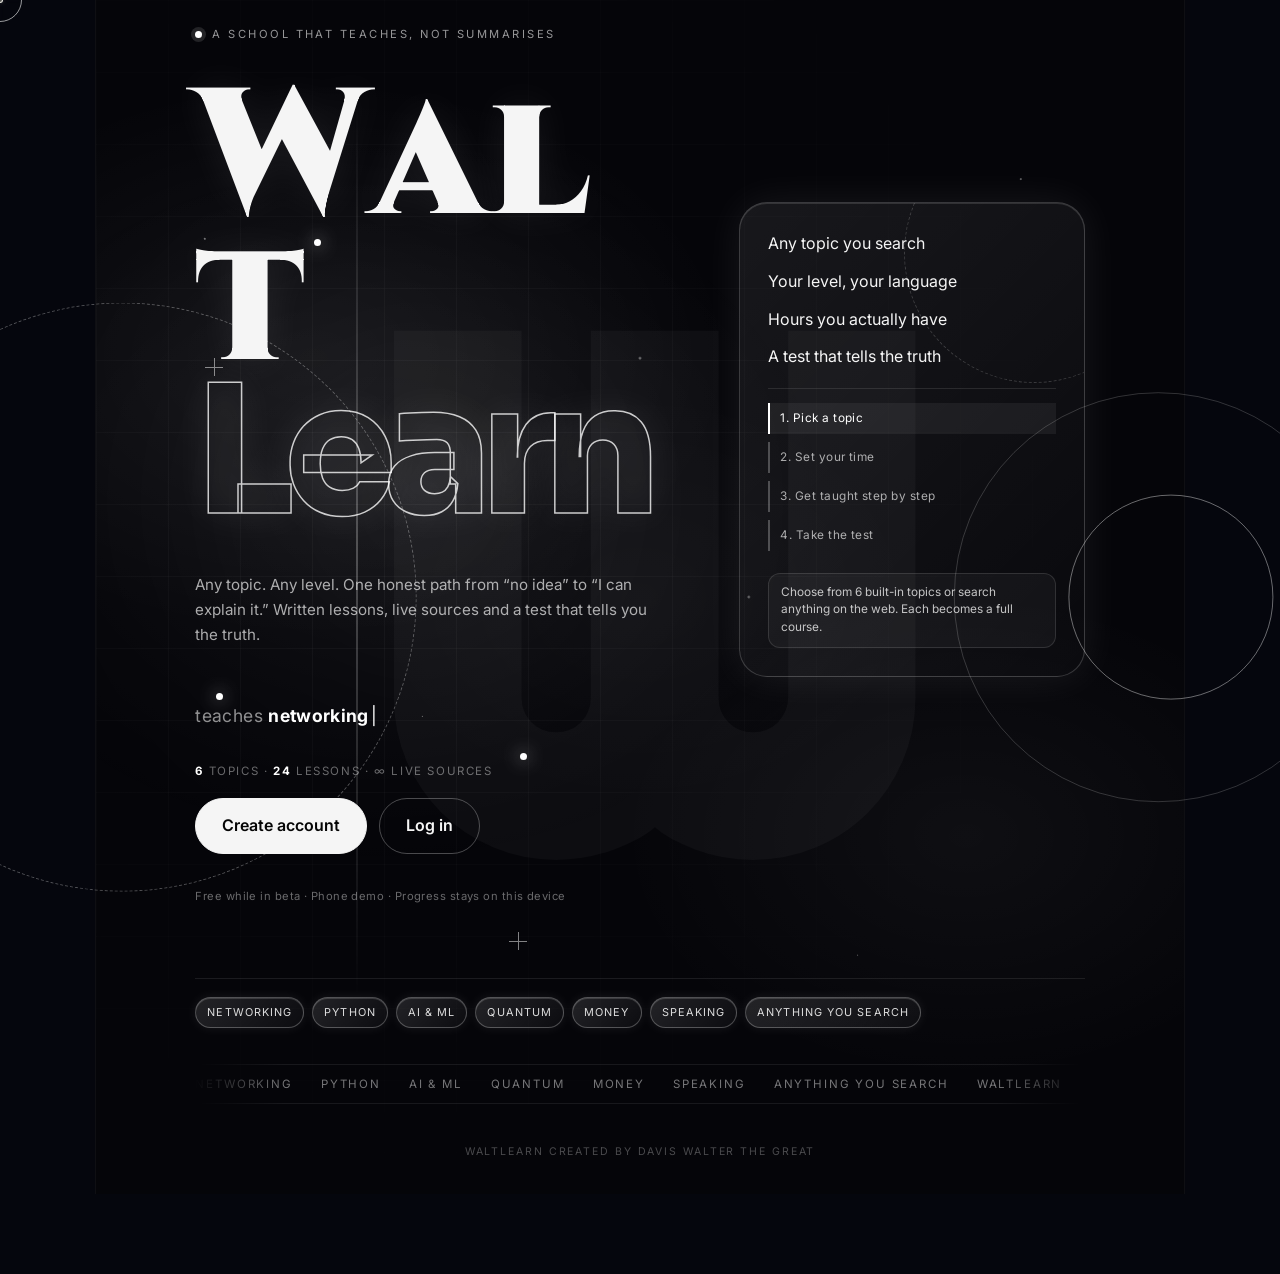
<file: index.html>
<!doctype html>
<html lang="en">
<head>
<meta charset="utf-8">
<meta name="viewport" content="width=device-width, initial-scale=1">
<title>WaltLearn — learn anything, properly</title>
<meta name="description" content="Pick a topic, set your time and level, and get taught step by step — with notes, videos and a test.">
<link rel="preconnect" href="https://fonts.googleapis.com">
<link rel="preconnect" href="https://fonts.gstatic.com" crossorigin>
<link href="https://fonts.googleapis.com/css2?family=Sora:wght@500;600;700;800&family=Inter:wght@400;500;600&family=Cinzel:wght@700;800;900&family=Righteous&display=swap" rel="stylesheet">
<link rel="stylesheet" href="styles.css?v=57">
</head>
<body>
<div class="preloader" id="preloader"><span class="preloader-word">WaltLearn</span></div>
<div class="cursor-dot" id="cursorDot" aria-hidden="true"></div>
<div class="cursor-ring" id="cursorRing" aria-hidden="true"></div>
<div class="cursor-trail" id="cursorTrail1" aria-hidden="true"></div>
<div class="cursor-trail" id="cursorTrail2" aria-hidden="true"></div>
<div class="cursor-trail" id="cursorTrail3" aria-hidden="true"></div>
<div class="cursor-label" id="cursorLabel" aria-hidden="true"></div>
<div class="aurora" aria-hidden="true">
  <div class="blob b1"></div>
  <div class="blob b2"></div>
  <div class="blob b3"></div>
  <div class="grid-glow"></div>
</div>

<header class="topbar">
  <button class="brand" data-nav="home" aria-label="WaltLearn home">
    <span class="brand-mark">W</span>
    <span class="brand-text"><span class="brand-walt" style="color:#8f72ff">Walt</span><span class="brand-learn" style="color:#2ee6d6">Learn</span></span>
  </button>
  <nav class="nav" aria-label="Main">
    <button class="nav-btn" data-nav="stats">My stats</button>
    <button class="avatar" id="avatarBtn" data-nav="profile" aria-label="Profile">?</button>
  </nav>
</header>

<main id="app">

  <!-- MCQ TEST -->
  <section class="screen" id="screen-mcq">
    <div class="mcq-wrap">
      <div class="mcq-setup" id="mcqSetup">
        <p class="eyebrow">Custom MCQ test</p>
        <h1>Build your own test.</h1>
        <p class="lede">Pick a topic, choose a difficulty, and get 20 questions. Finish to earn a certificate.</p>
        <form class="mcq-form" id="mcqForm">
          <label class="field">
            <span>Topic name</span>
            <input id="mcqTopic" type="text" placeholder="e.g. Networking, Python, Space" required>
          </label>
          <label class="field">
            <span>Difficulty</span>
            <select id="mcqDifficulty">
              <option value="easy">Easy</option>
              <option value="medium" selected>Medium</option>
              <option value="hard">Hard</option>
            </select>
          </label>
          <button class="btn btn-primary" type="submit">Start 20-question test</button>
        </form>
        <button class="btn btn-ghost" id="mcqBack" type="button">Back to home</button>
      </div>

      <div class="mcq-quiz" id="mcqQuiz" hidden>
        <div class="mcq-head">
          <p class="eyebrow" id="mcqQuizTopic"></p>
          <span class="mcq-progress" id="mcqProgress">1 / 20</span>
        </div>
        <div class="mcq-bar"><div class="mcq-bar-fill" id="mcqBarFill"></div></div>
        <h2 class="mcq-question" id="mcqQuestion"></h2>
        <div class="mcq-options" id="mcqOptions"></div>
        <p class="mcq-feedback" id="mcqFeedback" role="status"></p>
      </div>

      <div class="mcq-result" id="mcqResult" hidden>
        <p class="eyebrow">Test complete</p>
        <h1 id="mcqScore"></h1>
        <p class="lede" id="mcqRank"></p>
        <div class="mcq-cert" id="mcqCert">
          <div class="cert-verified" id="certVerified">VERIFIED</div>
          <div class="cert-inner">
            <p class="cert-brand">WALTLEARN</p>
            <p class="cert-subtitle">Certificate of Achievement</p>
            <p class="cert-title">CERTIFICATE OF COMPLETION</p>
            <div class="cert-divider"></div>
            <p class="cert-presented">This is proudly presented to</p>
            <p class="cert-name" id="certName"></p>
            <p class="cert-body">for successfully completing the assessment on</p>
            <p class="cert-topic" id="certTopic"></p>
            <div class="cert-details">
              <div><span>Score</span><b id="certScore"></b> / 20</div>
              <div><span>Rank</span><b id="certRank"></b></div>
              <div><span>Difficulty</span><b id="certDifficulty"></b></div>
              <div><span>Date</span><b id="certDate"></b></div>
            </div>
            <div class="cert-divider"></div>
            <div class="cert-footer">
              <div class="cert-sig">
                <p class="cert-sig-name">Davis Walter</p>
                <p class="cert-sig-title">Creator, WaltLearn</p>
              </div>
              <div class="cert-seal">WALT<br>LEARN</div>
            </div>
          </div>
        </div>
        <div class="mcq-actions">
          <button class="btn btn-primary" id="mcqPrint" type="button">Print certificate</button>
          <button class="btn btn-ghost" id="mcqRetry" type="button">Try again</button>
          <button class="btn btn-ghost" id="mcqHome" type="button">Back to home</button>
        </div>
      </div>
    </div>
  </section>
  <section class="screen" id="screen-welcome">
    <div class="welcome">
      <span class="w-watermark" aria-hidden="true">W</span>
      <div class="welcome-art" aria-hidden="true">
        <span class="w-ring r1"></span>
        <span class="w-ring r2"></span>
        <span class="w-ring r3"></span>
        <span class="w-scan"></span>
        <span class="w-dot d1"></span>
        <span class="w-dot d2"></span>
        <span class="w-dot d3"></span>
        <span class="w-cross c1"></span>
        <span class="w-cross c2"></span>
      </div>
      <div class="welcome-inner">
        <p class="w-kicker"><span class="w-live"></span> A school that teaches, not summarises</p>
        <h1 class="w-word"><span class="w-walt">Walt</span><span class="w-out">Learn</span></h1>
        <p class="w-lede">Any topic. Any level. One honest path from “no idea” to “I can explain it.” Written lessons, live sources and a test that tells you the truth.</p>
        <p class="w-rotating">teaches <span id="rotWord">networking</span><span class="w-caret">|</span></p>
        <p class="w-stats"><b id="st1">0</b> topics · <b id="st2">0</b> lessons · ∞ live sources</p>
        <div class="w-actions" id="welcomeActions">
          <button class="btn w-google" id="googleBtn" type="button" hidden>
            <span class="g-mark" aria-hidden="true">G</span> Continue with Google
          </button>
          <button class="btn w-primary" id="authSignup" type="button">Create account</button>
          <button class="btn w-ghost" id="authLogin" type="button">Log in</button>
        </div>
        <p class="w-or" id="welcomeOr" hidden>or use the local phone demo</p>
        <p class="w-note" id="welcomeNote">Free while in beta · Phone demo · Progress stays on this device</p>

        <div class="welcome-side" id="welcomeSide" aria-hidden="true">
          <div class="ws-ring"></div>
          <div class="ws-chip" data-topic="networking">Any topic you search</div>
          <div class="ws-chip" data-topic="python">Your level, your language</div>
          <div class="ws-chip" data-topic="quantum">Hours you actually have</div>
          <div class="ws-chip" data-topic="ai">A test that tells the truth</div>
          <div class="ws-steps" id="wsSteps">
            <span data-step="1">1. Pick a topic</span>
            <span data-step="2">2. Set your time</span>
            <span data-step="3">3. Get taught step by step</span>
            <span data-step="4">4. Take the test</span>
          </div>
          <div class="ws-preview" id="wsPreview">
            <div class="ws-preview-card" data-for="1">Choose from 6 built-in topics or search anything on the web. Each becomes a full course.</div>
            <div class="ws-preview-card" data-for="2">Tell me 1, 2, 4 or 8 hours. The plan reshapes itself to fit your time.</div>
            <div class="ws-preview-card" data-for="3">Lessons arrive one step at a time — with notes, videos, voice and a live source.</div>
            <div class="ws-preview-card" data-for="4">A real test at the end. Marks, weak spots, and what to revisit.</div>
          </div>
        </div>

        <div class="auth-card" id="authCard" hidden>
          <div class="auth-head">
            <p class="eyebrow" id="authEyebrow">Create account</p>
            <button class="icon-btn" id="authClose" type="button" aria-label="Close">
              <svg viewBox="0 0 24 24" aria-hidden="true"><path d="M7 7l10 10M17 7 7 17"/></svg>
            </button>
          </div>
          <p class="fineprint" id="authLocalNote" hidden>Local phone demo only. Use Google above for a real cloud account.</p>

          <div class="auth-pane" id="authPhonePane">
            <h2>What's your number?</h2>
            <p class="fineprint">A 6-digit code will confirm it. We never post or share your number.</p>
            <form id="phoneForm" class="auth-form">
              <label class="field">
                <span>Phone</span>
                <div class="phone-row"><b>+91</b><input id="phoneInput" type="tel" inputmode="numeric" autocomplete="tel" maxlength="14" placeholder="98765 43210" required></div>
              </label>
              <button class="btn w-primary" type="submit">Send code on WhatsApp</button>
            </form>
            <p class="auth-demo" id="authDemo" role="status"></p>
          </div>

          <div class="auth-pane" id="authCodePane" hidden>
            <h2>Enter the code</h2>
            <p class="fineprint" id="authSentTo"></p>
            <p class="auth-demo" id="authCodeDemo" role="status"></p>
            <form id="codeForm" class="auth-form">
              <label class="field">
                <span>6-digit code</span>
                <input id="codeInput" type="text" inputmode="numeric" autocomplete="one-time-code" maxlength="6" placeholder="000000" required>
              </label>
              <button class="btn w-primary" type="submit">Verify and continue</button>
            </form>
            <p class="auth-error" id="authError" role="alert"></p>
            <div class="auth-foot">
              <button class="link-btn" id="codeBack" type="button">Use another number</button>
              <button class="link-btn" id="codeResend" type="button" disabled>Resend in 30s</button>
            </div>
          </div>
        </div>

        <div class="w-ticker" aria-hidden="true">
          <span>Networking</span><span>Python</span><span>AI &amp; ML</span><span>Quantum</span><span>Money</span><span>Speaking</span><span>anything you search</span>
        </div>
        <div class="w-marquee" aria-hidden="true"><div class="w-marquee-track" id="wMarqueeTrack"></div></div>
        <div class="w-merged" id="wMerged" aria-live="polite"></div>
      </div>
      <p class="w-foot">WALTLEARN CREATED BY DAVIS WALTER THE GREAT</p>
    </div>
  </section>

  <!-- HOME -->
  <section class="screen" id="screen-home">
    <div class="home-grid">
      <aside class="rail side-left">
        <div class="panel mini">
          <div class="mini-head">
            <p class="eyebrow">Game</p>
            <span class="mini-score" id="gameScore">0 / 5</span>
          </div>
          <h3>Quick fire</h3>
          <div id="gameBody">
            <p class="mini-copy">Five fast questions pulled from the whole library. No timer, no pressure.</p>
            <button class="btn btn-ghost btn-sm" id="gameStart" type="button">Play 5 questions</button>
          </div>
        </div>
        <div class="panel mini">
          <p class="eyebrow">Your streak</p>
          <p class="mini-streak"><b id="railStreak">0</b> days in a row</p>
          <p class="mini-copy">One finished step keeps it alive.</p>
        </div>
      </aside>

      <div class="hero">
        <p class="eyebrow" id="greeting">Welcome to the school</p>
        <h1>Learn anything.<br><span class="grad">Properly.</span></h1>
        <p class="lede">Pick a topic — written here, or pulled live from the web — tell me how many hours you have, and I will teach it one small step at a time in your language, at your level. More time buys real depth: worked examples, then deep dives, then a test at the end.</p>

        <div class="w-actions" style="margin-top:12px">
          <button class="btn btn-ghost" id="mcqNavBtn" type="button">Take a 20-question test</button>
        </div>
        <form class="search" id="searchForm" role="search">
          <svg viewBox="0 0 24 24" aria-hidden="true"><circle cx="11" cy="11" r="7"/><path d="m20 20-3.5-3.5"/></svg>
          <input id="searchInput" type="search" placeholder="Try “networking”, “money”, “raspberry pi”…" autocomplete="off" aria-label="Search topics">
          <button type="button" class="mic" id="micBtn" aria-label="Search by voice" title="Search by voice">
            <svg viewBox="0 0 24 24" aria-hidden="true"><rect x="9" y="3" width="6" height="11" rx="3"/><path d="M5 11a7 7 0 0 0 14 0M12 18v3"/></svg>
          </button>
          <button type="submit" class="btn btn-primary">Find</button>
        </form>
        <p class="search-hint" id="searchHint" aria-live="polite"></p>
        <div class="live-results hidden" id="liveResults" aria-live="polite"></div>

        <ul class="hero-meta">
          <li>6 written topics</li>
          <li>Live library for everything else</li>
          <li>Saves on this device</li>
        </ul>

        <button class="continue hidden" id="continueBtn">
          <span class="continue-dot"></span>
          <span id="continueText"></span>
          <span class="continue-arrow">→</span>
        </button>
      </div>

      <aside class="rail side-right">
        <div class="panel mini" id="factCard">
          <div class="mini-head">
            <p class="eyebrow">Did you know</p>
            <button class="icon-btn mini-btn" id="factShuffle" type="button" aria-label="Another fact">
              <svg viewBox="0 0 24 24" aria-hidden="true"><path d="M20 12a8 8 0 1 1-2.3-5.6M20 4v5h-5"/></svg>
            </button>
          </div>
          <p class="fact-text" id="factText">Every topic hides one thing that surprises people. Shuffle to find it.</p>
          <p class="fact-source" id="factSource"></p>
          <div class="fact-actions">
            <button class="link-btn" id="factSpeak" type="button">Hear it</button>
            <button class="link-btn" id="factShake" type="button">New fact</button>
            <button class="link-btn hidden" id="enableShake" type="button">Enable shake</button>
          </div>
          <p class="fact-hint">Shake your phone, or tap New fact.</p>
        </div>

        <div class="panel mini">
          <p class="eyebrow">Try a live search</p>
          <div class="mini-chips">
            <button class="chip" type="button" data-try="Raspberry Pi">Raspberry Pi</button>
            <button class="chip" type="button" data-try="Lil Peep">Lil Peep</button>
            <button class="chip" type="button" data-try="Black hole">Black hole</button>
          </div>
          <p class="mini-copy">Anything outside the written library is pulled from Wikipedia, with its photo.</p>
        </div>
      </aside>
    </div>

    <div class="graph panel">
      <div class="graph-head">
        <div>
          <p class="eyebrow">The knowledge map</p>
          <h2>Topics that connect</h2>
        </div>
        <span class="live" id="graphTag"><span></span>starter library</span>
      </div>
      <div class="graph-stage" id="graphStage">
        <svg class="edges" id="graphEdges" viewBox="0 0 100 100" preserveAspectRatio="none" aria-hidden="true"></svg>
        <div class="graph-nodes" id="graphNodes"></div>
      </div>
      <p class="graph-hint">Tap any topic to open its path</p>
    </div>

    <section class="section">
      <div class="section-head">
        <h2>All topics</h2>
        <span class="count" id="topicCount"></span>
      </div>
      <div class="topic-grid" id="topicGrid"></div>
    </section>

    <section class="section hidden" id="liveSection">
      <div class="section-head">
        <div>
          <p class="eyebrow">Found by you</p>
          <h2>Your live library</h2>
        </div>
        <span class="count" id="liveCount"></span>
      </div>
      <div class="topic-grid" id="liveGrid"></div>
      <p class="fineprint">Summaries generated from Wikipedia, saved on this device. <a href="https://www.wikipedia.org" target="_blank" rel="noopener">Wikipedia</a> · CC BY-SA.</p>
    </section>

    <section class="section how">
      <h2>How a lesson actually goes</h2>
      <ol class="steps">
        <li><span>01</span><b>Set the time</b><p>1 hour or 8, the path is built to fit the time you really have.</p></li>
        <li><span>02</span><b>Get taught</b><p>Small steps, simple words, one idea at a time. Notes and a video when you need them.</p></li>
        <li><span>03</span><b>Prove it</b><p>A short test at the end. Marks go to your stats so you can see what stuck.</p></li>
      </ol>
    </section>

    <footer class="foot">
      <p>WaltLearn · written lessons plus live Wikipedia summaries.</p>
      <p class="muted">Progress is saved on this device only. Live content © Wikipedia contributors, CC BY-SA 4.0.</p>
    </footer>
  </section>

  <!-- ONBOARDING -->
  <section class="screen" id="screen-onboard">
    <div class="center-wrap">
      <div class="onboard panel">
        <div class="brand-mark big">W</div>
        <p class="eyebrow">First day at school</p>
        <h1>Who is learning?</h1>
        <p class="lede small">This is only used to teach in a way that fits you. Nothing leaves this device.</p>

        <form id="onboardForm" class="form">
          <label class="field">
            <span>Your name</span>
            <input id="onName" maxlength="30" placeholder="e.g. David" required>
          </label>

          <div class="field-row">
            <label class="field">
              <span>Age</span>
              <input id="onAge" type="number" min="8" max="99" placeholder="21" required>
            </label>
            <label class="field">
              <span>Right now you are</span>
              <select id="onStatus">
                <option>Student</option>
                <option>Working</option>
                <option>Self-learning</option>
                <option>Switching careers</option>
                <option>Just curious</option>
              </select>
            </label>
          </div>

          <fieldset class="field">
            <legend>Teach me in</legend>
            <div class="chips" id="langChips">
              <button type="button" class="chip" data-lang="en">English</button>
              <button type="button" class="chip" data-lang="hi">Hinglish</button>
            </div>
          </fieldset>

          <fieldset class="field">
            <legend>Explain it like</legend>
            <div class="chips" id="levelChips">
              <button type="button" class="chip" data-level="simple">I'm brand new</button>
              <button type="button" class="chip" data-level="standard">I know a little</button>
              <button type="button" class="chip" data-level="deep">Give me depth</button>
            </div>
          </fieldset>

          <button class="btn btn-primary btn-lg" type="submit">Enter the school →</button>
        </form>
      </div>
    </div>
  </section>

  <!-- PLAN -->
  <section class="screen" id="screen-plan">
    <button class="back" data-nav="home">← All topics</button>
    <div class="plan-head">
      <div class="topic-badge" id="planIcon"></div>
      <div>
        <p class="eyebrow">Learning path</p>
        <h1 id="planTitle">Networking</h1>
        <p class="lede small" id="planBlurb"></p>
        <p class="plan-source" id="planSource" hidden></p>
      </div>
    </div>

    <div class="plan-grid">
      <div class="plan-main">
        <div class="panel plan-controls">
          <p class="label">How much time do you have today?</p>
          <div class="chips" id="hourChips"></div>
          <div class="plan-meta" id="planMeta"></div>
          <button class="btn btn-primary btn-lg" id="buildPlanBtn">Build my path</button>
        </div>

        <div id="planPreview" class="hidden">
          <div class="plan-summary panel">
            <div>
              <p class="eyebrow">Your path</p>
              <h2 id="planSummaryTitle"></h2>
            </div>
            <div class="plan-numbers">
              <div><b id="planItems">0</b><span>steps</span></div>
              <div><b id="planMinutes">0</b><span>minutes</span></div>
              <div><b id="planLessons">0</b><span>lessons</span></div>
            </div>
          </div>
          <ol class="plan-list" id="planList"></ol>
          <button class="btn btn-primary btn-lg wide" id="startPlanBtn">Start learning →</button>
        </div>
      </div>

      <aside class="studio">
        <button class="studio-visual" id="studioVisual" type="button" aria-label="Open the topic visual">
          <span class="studio-poster" id="studioPoster"></span>
          <img id="studioImg" alt="" hidden>
          <span class="studio-open">Tap to explore</span>
        </button>

        <div class="panel mini">
          <p class="eyebrow">Did you know</p>
          <p class="fact-text" id="studioFact"></p>
          <button class="link-btn" id="studioSpeak" type="button">Hear it</button>
        </div>

        <div class="panel mini">
          <p class="eyebrow">Soundtrack</p>
          <a class="studio-link" id="studioMusic" href="#" target="_blank" rel="noopener">Music for this topic ↗</a>
          <a class="studio-link" id="studioVideo" href="#" target="_blank" rel="noopener">Watch an explainer ↗</a>
        </div>

        <div class="panel mini">
          <p class="eyebrow">Go deeper</p>
          <div class="deep-links" id="studioLinks"></div>
          <p class="mini-copy">Search the same topic on the platforms you already use.</p>
        </div>
      </aside>
    </div>
  </section>

  <!-- LEARN -->
  <section class="screen" id="screen-learn">
    <div class="learn-top">
      <button class="icon-btn" data-nav="home" aria-label="Leave lesson"><svg viewBox="0 0 24 24" aria-hidden="true"><path d="M7 7l10 10M17 7 7 17"/></svg></button>
      <button class="icon-btn voice-btn" id="voiceBtn" type="button" aria-pressed="false" aria-label="Read lessons aloud" title="Read lessons aloud">
        <svg viewBox="0 0 24 24" aria-hidden="true"><path d="M4 9.5v5h3l5 4v-13l-5 4H4zM16 9a4.5 4.5 0 0 1 0 6M18.6 6.4a8.5 8.5 0 0 1 0 11.2"/></svg>
      </button>
      <div class="progress" role="progressbar" aria-label="Lesson progress" aria-valuemin="0" aria-valuemax="100" aria-valuenow="0" id="learnProgress"><div class="progress-fill" id="learnBar"></div></div>
      <span class="learn-time" id="learnTime">0 min</span>
    </div>
    <div class="learn-wrap">
      <div class="chat" id="chat" aria-live="polite"></div>
      <div class="chat-actions" id="chatActions"></div>
    </div>
  </section>

  <!-- QUIZ -->
  <section class="screen" id="screen-quiz">
    <div class="quiz-wrap panel">
      <div class="quiz-top">
        <p class="eyebrow" id="quizProgress">Question 1</p>
        <div class="quiz-top-right">
          <span class="quiz-score" id="quizRunning">0 correct</span>
          <button class="icon-btn" id="quizClose" aria-label="Leave the test"><svg viewBox="0 0 24 24" aria-hidden="true"><path d="M7 7l10 10M17 7 7 17"/></svg></button>
        </div>
      </div>
      <h2 id="quizQuestion"></h2>
      <div class="quiz-options" id="quizOptions"></div>
      <div class="quiz-why" id="quizWhy" hidden></div>
      <button class="btn btn-primary" id="quizNext" disabled>Next →</button>
    </div>
  </section>

  <!-- RESULT -->
  <section class="screen" id="screen-result">
    <div class="result-wrap">
      <div class="score-ring" id="scoreRing">
        <span id="scoreNum">0%</span>
        <small>score</small>
      </div>
      <h1 id="resultTitle"></h1>
      <p class="lede small" id="resultMsg"></p>
      <div class="review panel" id="resultReview"></div>
      <div class="row">
        <button class="btn btn-ghost" data-nav="home">Back to school</button>
        <button class="btn btn-primary" id="retryBtn">Try the test again</button>
      </div>
    </div>
  </section>

  <!-- STATS -->
  <section class="screen" id="screen-stats">
    <button class="back" data-nav="home">← Home</button>
    <div class="section-head">
      <div>
        <p class="eyebrow">Your progress</p>
        <h1>Stats</h1>
      </div>
      <span class="count" id="statsName"></span>
    </div>
    <div class="stat-grid" id="statGrid"></div>
    <div class="panel">
      <h2>By topic</h2>
      <div id="topicStats" class="topic-stats"></div>
    </div>
    <div class="panel">
      <h2>Recent tests</h2>
      <div id="recentTests" class="recent"></div>
    </div>
  </section>

  <!-- PROFILE -->
  <section class="screen" id="screen-profile">
    <button class="back" data-nav="home">← Home</button>
    <div class="profile-wrap">
      <div class="panel profile-card">
        <div class="avatar big" id="profileAvatar">?</div>
        <h1 id="profileName">Your profile</h1>
        <p class="muted" id="profileSub"></p>
      </div>

      <form class="panel form" id="profileForm">
        <h2>Learning settings</h2>
        <label class="field">
          <span>Name</span>
          <input id="pfName" maxlength="30" required>
        </label>
        <div class="field-row">
          <label class="field">
            <span>Age</span>
            <input id="pfAge" type="number" min="8" max="99" required>
          </label>
          <label class="field">
            <span>Right now you are</span>
            <select id="pfStatus">
              <option>Student</option>
              <option>Working</option>
              <option>Self-learning</option>
              <option>Switching careers</option>
              <option>Just curious</option>
            </select>
          </label>
        </div>
        <fieldset class="field">
          <legend>Teach me in</legend>
          <div class="chips" id="pfLangChips">
            <button type="button" class="chip" data-lang="en">English</button>
            <button type="button" class="chip" data-lang="hi">Hinglish</button>
          </div>
        </fieldset>
        <fieldset class="field">
          <legend>Explain it like</legend>
          <div class="chips" id="pfLevelChips">
            <button type="button" class="chip" data-level="simple">I'm brand new</button>
            <button type="button" class="chip" data-level="standard">I know a little</button>
            <button type="button" class="chip" data-level="deep">Give me depth</button>
          </div>
        </fieldset>
        <button class="btn btn-primary" type="submit">Save changes</button>
      </form>

      <div class="panel">
        <h2>Account</h2>
        <p class="muted" id="accountLine"></p>
        <button class="btn btn-ghost" id="logoutBtn" type="button">Log out</button>
      </div>

      <div class="panel pro-card">
        <p class="eyebrow">WaltLearn Pro</p>
        <h2>Go further, sooner</h2>
        <p class="muted">Unlimited live depth, printable certificates, and priority topic requests. Free while in beta.</p>
        <button class="btn btn-ghost" id="proWaitlist" type="button">Join early access</button>
      </div>

      <div class="panel danger">
        <h2>Start over</h2>
        <p class="muted">Deletes your profile, lessons done, tests and scores from this device. Cannot be undone.</p>
        <button class="btn btn-danger" id="resetBtn">Reset everything</button>
      </div>
    </div>
  </section>

  <div class="viewer" id="viewer" hidden>
    <div class="viewer-top">
      <div>
        <p class="eyebrow" id="viewerEyebrow">Topic visual</p>
        <h3 id="viewerLabel">Raspberry Pi</h3>
      </div>
      <button class="icon-btn" id="viewerClose" type="button" aria-label="Close the visual">
        <svg viewBox="0 0 24 24" aria-hidden="true"><path d="M7 7l10 10M17 7 7 17"/></svg>
      </button>
    </div>
    <div class="viewer-stage" id="viewerStage">
      <div class="viewer-card" id="viewerCard">
        <img id="viewerImg" alt="" hidden>
        <span class="studio-poster" id="viewerPoster"></span>
      </div>
    </div>
    <p class="viewer-hint">Drag to turn · scroll to zoom · double-click to reset</p>
  </div>
</main>

<dialog class="topic-dialog" id="topicDialog" aria-labelledby="dlgTitle">
  <div class="dialog-head">
    <div class="topic-badge" id="dlgIcon"></div>
    <button class="icon-btn" id="dlgClose" aria-label="Close"><svg viewBox="0 0 24 24" aria-hidden="true"><path d="M7 7l10 10M17 7 7 17"/></svg></button>
  </div>
  <p class="eyebrow">Topic</p>
  <h2 id="dlgTitle"></h2>
  <p class="lede small" id="dlgBlurb"></p>
  <div class="dlg-meta" id="dlgMeta"></div>
  <div class="dlg-lessons" id="dlgLessons"></div>
  <div class="row">
    <a class="btn btn-ghost" id="dlgVideo" target="_blank" rel="noopener">Watch on YouTube ↗</a>
    <button class="btn btn-primary" id="dlgStart">Choose time →</button>
  </div>
</dialog>

<div class="wipe" id="wipe" aria-hidden="true"></div>
<div class="toast" id="toast" role="status" aria-live="polite"></div>

<script src="supabase-config.js?v=57"></script>
<script src="data.js?v=57"></script>
<script src="app.js?v=57"></script>
</body>
</html>
</file>
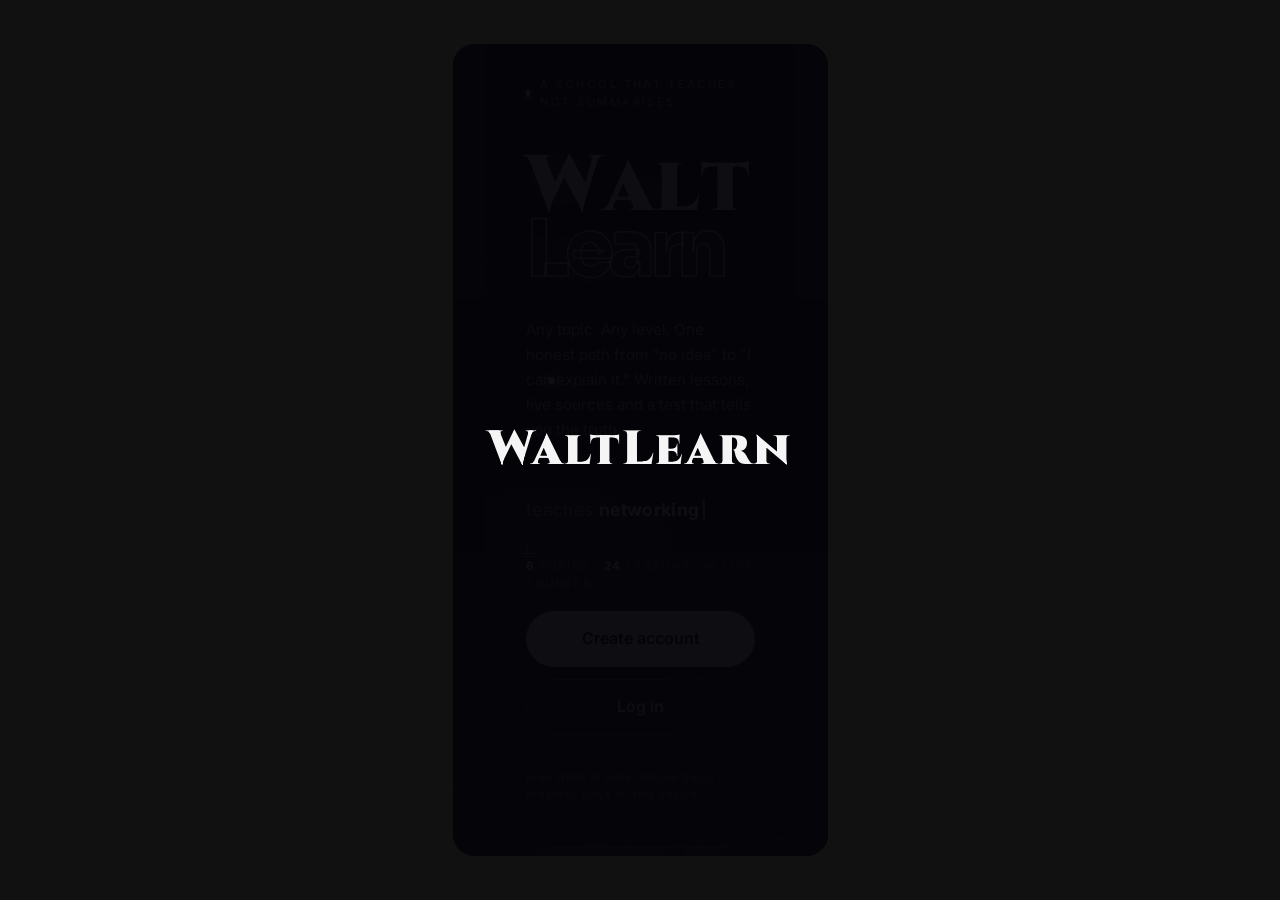
<file: _mobile.html>
<!doctype html>
<meta charset="utf-8">
<title>mobile check</title>
<style>
  html, body { margin: 0; min-height: 100vh; background: #111; display: grid; place-items: center; }
  iframe { width: 375px; height: 812px; border: 0; border-radius: 22px; background: #000; }
</style>
<iframe id="phone" src="index.html"></iframe>
</file>
<file: styles.css>
:root {
  --bg: #05060d;
  --ink: #eceefb;
  --muted: #9b9dbd;
  --faint: #6f7292;
  --line: rgba(255, 255, 255, .09);
  --line-strong: rgba(255, 255, 255, .16);
  --card: rgba(255, 255, 255, .045);
  --card-hi: rgba(255, 255, 255, .075);
  --violet: #7c5cff;
  --cyan: #2ee6d6;
  --pink: #ff5d8f;
  --amber: #ffb26b;
  --green: #6ee787;
  --accent: var(--violet);
  --radius: 22px;
  --radius-sm: 14px;
  --shadow: 0 24px 60px rgba(0, 0, 0, .45);
  --font-head: "Sora", system-ui, -apple-system, "Segoe UI", sans-serif;
  --font-body: "Inter", system-ui, -apple-system, "Segoe UI", sans-serif;
}

* { box-sizing: border-box; }
[hidden] { display: none !important; }

html, body { margin: 0; padding: 0; scroll-behavior: smooth; }

body {
  min-height: 100vh;
  background: var(--bg);
  color: var(--ink);
  font-family: var(--font-body);
  font-size: 16px;
  line-height: 1.6;
  -webkit-font-smoothing: antialiased;
  overflow-x: hidden;
}

h1, h2, h3, h4 {
  font-family: var(--font-head);
  font-weight: 700;
  letter-spacing: -.02em;
  line-height: 1.12;
  margin: 0;
}

p { margin: 0; }

button, input, select { font: inherit; color: inherit; }

button { cursor: pointer; }

::selection { background: rgba(124, 92, 255, .45); }

/* ---------- atmosphere ---------- */
.aurora {
  position: fixed;
  inset: 0;
  z-index: -1;
  overflow: hidden;
  pointer-events: none;
  background:
    radial-gradient(1200px 700px at 78% -10%, rgba(124, 92, 255, .16), transparent 60%),
    radial-gradient(900px 600px at 6% 20%, rgba(46, 230, 214, .10), transparent 60%),
    radial-gradient(900px 700px at 50% 115%, rgba(255, 93, 143, .10), transparent 60%),
    #05060d;
}
.blob {
  position: absolute;
  width: 46vw;
  height: 46vw;
  border-radius: 50%;
  filter: blur(90px);
  opacity: .32;
  animation: drift 26s ease-in-out infinite alternate;
}
.b1 { background: #5b3dff; top: -18vw; right: -10vw; }
.b2 { background: #0fbfae; bottom: -24vw; left: -14vw; animation-delay: -8s; }
.b3 { background: #ff4d7d; top: 30vh; left: 40vw; width: 30vw; height: 30vw; opacity: .16; animation-delay: -16s; }

.grid-glow {
  position: absolute;
  inset: 0;
  background-image:
    linear-gradient(rgba(255, 255, 255, .028) 1px, transparent 1px),
    linear-gradient(90deg, rgba(255, 255, 255, .028) 1px, transparent 1px);
  background-size: 64px 64px;
  mask-image: radial-gradient(ellipse 80% 55% at 50% 30%, #000 40%, transparent 100%);
  -webkit-mask-image: radial-gradient(ellipse 80% 55% at 50% 30%, #000 40%, transparent 100%);
}

@keyframes drift {
  from { transform: translate3d(0, 0, 0) scale(1); }
  to { transform: translate3d(4vw, 5vh, 0) scale(1.12); }
}

/* ---------- shell ---------- */
.topbar {
  position: sticky;
  top: 0;
  z-index: 40;
  display: flex;
  align-items: center;
  justify-content: space-between;
  gap: 16px;
  padding: 18px clamp(18px, 4vw, 44px);
  backdrop-filter: blur(18px);
  -webkit-backdrop-filter: blur(18px);
  background: linear-gradient(to bottom, rgba(5, 6, 13, .86), rgba(5, 6, 13, .42));
  border-bottom: 1px solid rgba(255, 255, 255, .05);
}
.brand {
  display: flex;
  align-items: center;
  gap: 10px;
  background: none;
  border: 0;
  padding: 0;
  font-family: var(--font-head);
  font-weight: 700;
  font-size: 1.05rem;
  letter-spacing: -.02em;
}
.brand-mark {
  display: grid;
  place-items: center;
  width: 34px;
  height: 34px;
  border-radius: 11px;
  background: linear-gradient(135deg, var(--violet), #3b2bd6 45%, var(--cyan));
  color: #fff;
  font-family: var(--font-head);
  font-weight: 800;
  font-size: 1rem;
  box-shadow: 0 8px 24px rgba(124, 92, 255, .45);
}
.brand-mark.big { width: 56px; height: 56px; border-radius: 18px; font-size: 1.5rem; margin-bottom: 22px; }
.brand-text { display: inline-flex; letter-spacing: -.035em; }
.brand-walt { color: #8f72ff; }
.brand-learn { color: var(--cyan); }
.nav { display: flex; align-items: center; gap: 10px; }
.nav-btn {
  background: transparent;
  border: 1px solid transparent;
  color: var(--muted);
  padding: 8px 14px;
  border-radius: 999px;
  font-size: .9rem;
  transition: .2s;
}
.nav-btn:hover { color: var(--ink); background: var(--card); border-color: var(--line); }
.avatar {
  width: 38px;
  height: 38px;
  border-radius: 50%;
  border: 1px solid var(--line-strong);
  background: linear-gradient(140deg, rgba(124, 92, 255, .5), rgba(46, 230, 214, .35));
  font-family: var(--font-head);
  font-weight: 700;
  font-size: .95rem;
  display: grid;
  place-items: center;
  transition: transform .2s;
}
.avatar:hover { transform: scale(1.07); }
.avatar.big { width: 78px; height: 78px; font-size: 1.8rem; }

main { width: min(92vw, 1500px); margin: 0 auto; padding: 0 clamp(18px, 4vw, 44px) 80px; }
#screen-plan { width: min(1180px, 100%); margin-inline: auto; }
#screen-stats, #screen-profile { width: min(1060px, 100%); margin-inline: auto; }
#screen-learn { width: min(920px, 100%); margin-inline: auto; }

.screen { display: none; }
.screen.is-active { display: block; animation: rise .38s cubic-bezier(.2, .7, .3, 1); }
@keyframes rise { from { opacity: 0; transform: translateY(10px); } to { opacity: 1; transform: none; } }

body.mode-focus .topbar { display: none; }
body.no-profile .nav { display: none; }
body.mode-focus main { width: 100%; max-width: none; padding: 0; }

#screen-learn.is-active {
  display: flex;
  flex-direction: column;
  height: 100vh;
  height: 100dvh;
  padding: 0 clamp(16px, 4vw, 40px);
}
#screen-quiz.is-active { padding: 0 clamp(16px, 4vw, 44px) 40px; }

/* ---------- icons ---------- */
.icon { display: inline-flex; width: 1em; height: 1em; }
.icon svg {
  width: 100%;
  height: 100%;
  fill: none;
  stroke: currentColor;
  stroke-width: 1.5;
  stroke-linecap: round;
  stroke-linejoin: round;
}

/* ---------- type ---------- */
.eyebrow {
  font-size: .74rem;
  letter-spacing: .16em;
  text-transform: uppercase;
  color: var(--muted);
  font-weight: 600;
  margin-bottom: 10px;
}
.lede { color: var(--muted); font-size: 1.06rem; max-width: 60ch; }
.lede.small { font-size: .96rem; }
.muted { color: var(--muted); }
.grad {
  background: linear-gradient(100deg, #fff 10%, #c9c2ff 40%, var(--cyan) 92%);
  -webkit-background-clip: text;
  background-clip: text;
  color: transparent;
}
.hidden { display: none !important; }

/* ---------- hero ---------- */
.hero { padding: clamp(40px, 8vw, 86px) 0 44px; max-width: 780px; }
.hero h1 {
  font-size: clamp(2.2rem, 7.4vw, 4.9rem);
  font-weight: 800;
  margin-bottom: 20px;
  letter-spacing: -.035em;
}
.hero .lede { font-size: clamp(1rem, 1.6vw, 1.14rem); }

.search {
  margin-top: 34px;
  display: flex;
  align-items: center;
  gap: 10px;
  padding: 8px 8px 8px 18px;
  border: 1px solid var(--line-strong);
  background: rgba(255, 255, 255, .05);
  border-radius: 999px;
  backdrop-filter: blur(12px);
  max-width: 640px;
  transition: border-color .2s, box-shadow .2s;
}
.search:focus-within {
  border-color: rgba(124, 92, 255, .8);
  box-shadow: 0 0 0 4px rgba(124, 92, 255, .16), 0 18px 50px rgba(0, 0, 0, .35);
}
.search svg { width: 20px; height: 20px; fill: none; stroke: var(--faint); stroke-width: 1.8; flex: none; }
.search input {
  flex: 1;
  min-width: 0;
  background: none;
  border: 0;
  outline: none;
  padding: 10px 0;
  font-size: 1rem;
}
.search input::placeholder { color: var(--faint); }
.search-hint { margin-top: 12px; font-size: .88rem; color: var(--muted); min-height: 1.4em; }

.hero-meta {
  list-style: none;
  padding: 0;
  margin: 20px 0 0;
  display: flex;
  flex-wrap: wrap;
  gap: 8px;
}
.hero-meta li {
  font-size: .76rem;
  color: var(--muted);
  border: 1px solid var(--line);
  background: rgba(255, 255, 255, .025);
  padding: 6px 12px;
  border-radius: 999px;
}

/* ---------- home studio layout ---------- */
.home-grid {
  display: grid;
  grid-template-columns: 220px minmax(0, 1fr) 250px;
  gap: 20px;
  align-items: start;
}
.home-grid .hero { max-width: none; }
.home-grid > * { min-width: 0; }
.rail { display: flex; flex-direction: column; gap: 14px; padding-top: clamp(46px, 8vw, 92px); }
.rail .panel.mini { padding: 18px; border-radius: 18px; }
.mini-head { display: flex; align-items: center; justify-content: space-between; gap: 8px; margin-bottom: 6px; }
.mini h3 { font-size: 1.08rem; margin-bottom: 10px; }
.mini-copy { font-size: .78rem; color: var(--muted); line-height: 1.5; margin: 4px 0 10px; }
.mini-score { font-size: .7rem; color: var(--faint); font-variant-numeric: tabular-nums; border: 1px solid var(--line); padding: 3px 8px; border-radius: 999px; }
.mini-streak { font-size: .9rem; color: var(--muted); }
.mini-streak b { font-family: var(--font-head); font-size: 1.9rem; color: var(--ink); margin-right: 4px; }
.mini-btn { width: 30px; height: 30px; }
.mini-btn svg { width: 14px; height: 14px; }
.mini-chips { display: flex; flex-wrap: wrap; gap: 6px; margin-bottom: 8px; }
.mini-chips .chip { font-size: .72rem; padding: 6px 10px; }
.fact-text { font-size: .9rem; line-height: 1.55; margin: 6px 0 8px; }
.fact-source { font-size: .66rem; color: var(--faint); letter-spacing: .1em; text-transform: uppercase; }
.link-btn { background: none; border: 0; padding: 0; margin-top: 6px; color: var(--cyan); font-size: .78rem; font-weight: 600; letter-spacing: .02em; }
.link-btn:hover { color: var(--ink); }

.game-q { font-family: var(--font-head); font-size: .95rem; font-weight: 600; line-height: 1.4; margin: 8px 0 10px; }
.game-opts { display: flex; flex-direction: column; gap: 6px; }
.game-opt {
  text-align: left;
  padding: 9px 11px;
  border-radius: 10px;
  border: 1px solid var(--line);
  background: rgba(255, 255, 255, .03);
  color: var(--ink);
  font-size: .78rem;
  line-height: 1.35;
  transition: border-color .15s, background .15s, opacity .15s;
}
.game-opt:hover:not(:disabled) { border-color: var(--line-strong); background: var(--card-hi); }
.game-opt:disabled { cursor: default; opacity: .8; }
.game-opt.is-right { border-color: rgba(110, 231, 135, .55); background: rgba(110, 231, 135, .09); opacity: 1; }
.game-opt.is-wrong { border-color: rgba(255, 93, 143, .55); background: rgba(255, 93, 143, .09); opacity: 1; }
.game-fb { font-size: .74rem; color: var(--muted); line-height: 1.45; margin-top: 8px; }
.game-actions { margin-top: 8px; }
.btn-sm { padding: 8px 12px; font-size: .76rem; }

.mic {
  width: 34px;
  height: 34px;
  flex: none;
  border-radius: 50%;
  display: grid;
  place-items: center;
  border: 1px solid var(--line);
  background: rgba(255, 255, 255, .03);
  color: var(--muted);
  transition: .2s;
}
.mic svg { width: 16px; height: 16px; fill: none; stroke: currentColor; stroke-width: 1.8; stroke-linecap: round; }
.mic:hover { color: var(--ink); border-color: var(--line-strong); }
.mic.is-listening {
  color: var(--cyan);
  border-color: rgba(46, 230, 214, .55);
  box-shadow: 0 0 20px rgba(46, 230, 214, .3);
  animation: pulse 1.1s ease-in-out infinite;
}
.voice-btn.is-on { color: var(--cyan); border-color: rgba(46, 230, 214, .45); }
@keyframes pulse { 50% { opacity: .55; } }

/* ---------- live search ---------- */
.live-results {
  margin-top: 16px;
  max-width: 640px;
  display: flex;
  flex-direction: column;
  gap: 8px;
}
.live-status {
  display: flex;
  align-items: center;
  gap: 10px;
  color: var(--muted);
  font-size: .85rem;
  padding: 6px 2px;
}
.live-hit {
  text-align: left;
  padding: 13px 16px;
  border-radius: 14px;
  border: 1px solid var(--line);
  background: rgba(255, 255, 255, .03);
  display: flex;
  flex-direction: column;
  gap: 3px;
  transition: transform .18s, background .18s, border-color .18s;
  animation: rise .35s cubic-bezier(.2, .7, .3, 1) backwards;
}
.live-hit:hover { border-color: var(--line-strong); background: var(--card-hi); transform: translateX(3px); }
.live-hit-title { font-weight: 600; font-size: .95rem; }
.live-hit-snippet { color: var(--muted); font-size: .8rem; line-height: 1.5; }
.spinner {
  width: 14px;
  height: 14px;
  flex: none;
  border-radius: 50%;
  border: 2px solid rgba(255, 255, 255, .15);
  border-top-color: var(--cyan);
  animation: spin .7s linear infinite;
}
@keyframes spin { to { transform: rotate(360deg); } }

.badge-live {
  font-size: .56rem;
  letter-spacing: .14em;
  text-transform: uppercase;
  color: var(--cyan);
  border: 1px solid rgba(46, 230, 214, .4);
  padding: 2px 7px;
  border-radius: 999px;
  margin-left: 8px;
  vertical-align: 3px;
  font-weight: 600;
}
.fineprint { margin-top: 16px; color: var(--faint); font-size: .78rem; }
.fineprint a { color: var(--muted); }

.continue {
  margin-top: 22px;
  display: inline-flex;
  align-items: center;
  gap: 10px;
  padding: 12px 18px;
  border-radius: 999px;
  border: 1px solid rgba(46, 230, 214, .35);
  background: rgba(46, 230, 214, .08);
  color: var(--ink);
  font-size: .92rem;
  transition: .2s;
}
.continue:hover { background: rgba(46, 230, 214, .15); transform: translateY(-1px); }
.continue-dot { width: 8px; height: 8px; border-radius: 50%; background: var(--cyan); box-shadow: 0 0 12px var(--cyan); animation: pulse 2s infinite; }
.continue-arrow { margin-left: 4px; color: var(--cyan); }
@keyframes pulse { 50% { opacity: .35; } }

/* ---------- graph ---------- */
.panel {
  border: 1px solid var(--line);
  background: linear-gradient(180deg, rgba(255, 255, 255, .055), rgba(255, 255, 255, .022));
  border-radius: var(--radius);
  backdrop-filter: blur(14px);
  -webkit-backdrop-filter: blur(14px);
}
.graph { padding: 24px; overflow: hidden; }
.graph-head { display: flex; align-items: flex-start; justify-content: space-between; gap: 16px; flex-wrap: wrap; }
.graph-head h2 { font-size: clamp(1.2rem, 2.4vw, 1.55rem); }
.live {
  display: inline-flex;
  align-items: center;
  gap: 8px;
  font-size: .76rem;
  color: var(--muted);
  border: 1px solid var(--line);
  padding: 6px 12px;
  border-radius: 999px;
  white-space: nowrap;
}
.live span { width: 7px; height: 7px; border-radius: 50%; background: var(--green); box-shadow: 0 0 10px var(--green); }

.graph-stage {
  position: relative;
  height: clamp(520px, 60vw, 720px);
  margin-top: 20px;
  border-radius: 18px;
  background:
    radial-gradient(circle at 50% 46%, rgba(124, 92, 255, .09), transparent 62%),
    rgba(0, 0, 0, .18);
  border: 1px solid rgba(255, 255, 255, .045);
  overflow: hidden;
}
.edges { position: absolute; inset: 0; width: 100%; height: 100%; }
.edges line {
  stroke: rgba(255, 255, 255, .16);
  stroke-width: 1.2;
  stroke-dasharray: 5 7;
  animation: flow 14s linear infinite;
  transition: stroke .25s, stroke-width .25s;
}
.edges line.hot { stroke: rgba(190, 175, 255, .8); stroke-width: 2; }
@keyframes flow { to { stroke-dashoffset: -60; } }

.graph-nodes { position: absolute; inset: 0; }
.node {
  position: absolute;
  transform: translate(-50%, -50%);
  display: flex;
  flex-direction: column;
  align-items: center;
  gap: 8px;
  background: none;
  border: 0;
  padding: 0;
  transition: transform .25s cubic-bezier(.2, .7, .3, 1), opacity .25s;
}
.node:hover, .node:focus-visible { transform: translate(-50%, -50%) scale(1.09); z-index: 3; }
.node.is-dim { opacity: .42; }
.node-tile {
  width: 52px;
  height: 52px;
  border-radius: 16px;
  display: grid;
  place-items: center;
  color: var(--accent);
  background: linear-gradient(150deg, rgba(255, 255, 255, .13), rgba(255, 255, 255, .04));
  border: 1px solid rgba(255, 255, 255, .18);
  box-shadow: 0 12px 30px rgba(0, 0, 0, .35), inset 0 1px 0 rgba(255, 255, 255, .18);
  position: relative;
}
.node-tile .icon { width: 30px; height: 30px; }
.node-tile::after {
  content: "";
  position: absolute;
  inset: -1px;
  border-radius: inherit;
  box-shadow: 0 0 34px var(--accent);
  opacity: .25;
  transition: opacity .25s;
}
.node:hover .node-tile::after, .node:focus-visible .node-tile::after { opacity: .7; }

.node.is-live .node-tile {
  width: 46px;
  height: 46px;
  border-radius: 16px;
  border-style: dashed;
  border-color: rgba(46, 230, 214, .45);
  background: rgba(46, 230, 214, .07);
}
.node.is-live .node-tile .icon { width: 22px; height: 22px; }
.node.is-live .node-name { font-size: .7rem; padding: 2px 8px; }
.node.is-live .node-name::before {
  content: "";
  display: inline-block;
  width: 5px;
  height: 5px;
  border-radius: 50%;
  background: var(--cyan);
  margin-right: 6px;
  vertical-align: 1px;
  box-shadow: 0 0 8px var(--cyan);
}
.node-name {
  font-size: .78rem;
  font-weight: 600;
  color: #d6d7ee;
  background: rgba(5, 6, 13, .6);
  padding: 3px 9px;
  border-radius: 999px;
  border: 1px solid rgba(255, 255, 255, .08);
  white-space: nowrap;
}
.graph-hint { text-align: center; color: var(--faint); font-size: .8rem; margin-top: 14px; }

/* ---------- sections ---------- */
.section { padding: 56px 0 8px; }
.section-head { display: flex; align-items: baseline; justify-content: space-between; gap: 16px; margin-bottom: 22px; flex-wrap: wrap; }
.section-head h2 { font-size: clamp(1.35rem, 2.6vw, 1.7rem); }
.count { color: var(--faint); font-size: .85rem; }

.topic-grid { display: grid; grid-template-columns: repeat(3, 1fr); gap: 16px; }
.topic-card {
  text-align: left;
  padding: 22px;
  border-radius: var(--radius);
  border: 1px solid var(--line);
  background: linear-gradient(180deg, rgba(255, 255, 255, .05), rgba(255, 255, 255, .02));
  display: flex;
  flex-direction: column;
  gap: 10px;
  min-height: 168px;
  transition: transform .22s, border-color .22s, background .22s;
  position: relative;
  overflow: hidden;
}
.topic-card::before {
  content: "";
  position: absolute;
  inset: -40% 55% 55% -40%;
  background: radial-gradient(circle, var(--accent), transparent 65%);
  opacity: .14;
  transition: opacity .25s;
}
.topic-card:hover { transform: translateY(-4px); border-color: rgba(255, 255, 255, .2); background: var(--card-hi); }
.topic-card:hover::before { opacity: .3; }
.topic-card .card-icon {
  width: 46px;
  height: 46px;
  border-radius: 14px;
  display: grid;
  place-items: center;
  color: var(--accent);
  background: rgba(255, 255, 255, .05);
  border: 1px solid rgba(255, 255, 255, .12);
  box-shadow: inset 0 1px 0 rgba(255, 255, 255, .1), 0 8px 20px rgba(0, 0, 0, .25);
  transition: background .22s, color .22s, border-color .22s;
}
.topic-card .card-icon .icon { width: 24px; height: 24px; }
.topic-card:hover .card-icon { background: var(--accent); color: #07080f; border-color: transparent; }
.topic-card h3 { font-size: 1.06rem; }
.topic-card p { color: var(--muted); font-size: .87rem; line-height: 1.5; flex: 1; }
.topic-card .meta { display: flex; gap: 12px; font-size: .76rem; color: var(--faint); }
.topic-card .meta b { color: var(--accent); font-weight: 600; }

.how .steps {
  list-style: none;
  padding: 0;
  margin: 0;
  display: grid;
  grid-template-columns: repeat(3, 1fr);
  gap: 16px;
  counter-reset: s;
}
.how .steps li {
  padding: 22px;
  border-radius: var(--radius);
  border: 1px solid var(--line);
  background: var(--card);
}
.how .steps span {
  font-family: var(--font-head);
  font-size: .78rem;
  color: var(--cyan);
  letter-spacing: .12em;
}
.how .steps b { display: block; font-family: var(--font-head); font-size: 1.02rem; margin: 8px 0 6px; }
.how .steps p { color: var(--muted); font-size: .88rem; }

.foot { padding: 56px 0 0; color: var(--faint); font-size: .82rem; display: flex; flex-direction: column; gap: 4px; }

/* ---------- buttons ---------- */
.btn {
  display: inline-flex;
  align-items: center;
  justify-content: center;
  gap: 8px;
  padding: 11px 20px;
  border-radius: 999px;
  border: 1px solid var(--line-strong);
  background: var(--card);
  color: var(--ink);
  font-weight: 600;
  font-size: .92rem;
  text-decoration: none;
  transition: transform .18s, background .18s, border-color .18s, box-shadow .18s;
  white-space: nowrap;
}
.btn:hover { transform: translateY(-1px); background: var(--card-hi); }
.btn:active { transform: translateY(0); }
.btn-primary {
  background: linear-gradient(135deg, #8b6bff, #5a3df0 60%, #3d2bd0);
  border-color: transparent;
  color: #fff;
  box-shadow: 0 12px 30px rgba(110, 80, 255, .4), inset 0 1px 0 rgba(255, 255, 255, .28);
}
.btn-primary:hover { background: linear-gradient(135deg, #9a7dff, #6749f7 60%, #4632e0); }
.btn-ghost { background: transparent; }
.btn-danger { background: rgba(255, 93, 143, .1); border-color: rgba(255, 93, 143, .35); color: #ffb3c8; }
.btn-danger:hover { background: rgba(255, 93, 143, .18); }
.btn-lg { padding: 14px 26px; font-size: 1rem; }
.btn.wide { width: 100%; margin-top: 8px; }
button:disabled { opacity: .45; cursor: not-allowed; transform: none !important; }
.icon-btn {
  width: 38px; height: 38px;
  border-radius: 50%;
  border: 1px solid var(--line);
  background: var(--card);
  display: grid;
  place-items: center;
  color: var(--muted);
  transition: .2s;
}
.icon-btn:hover { color: var(--ink); background: var(--card-hi); }
.icon-btn svg {
  width: 15px;
  height: 15px;
  fill: none;
  stroke: currentColor;
  stroke-width: 1.8;
  stroke-linecap: round;
}

.back {
  background: none;
  border: 0;
  color: var(--muted);
  padding: 26px 0 18px;
  font-size: .88rem;
  display: inline-block;
  transition: color .2s;
}
.back:hover { color: var(--ink); }

/* ---------- forms ---------- */
.form { display: flex; flex-direction: column; gap: 18px; }
.field { display: flex; flex-direction: column; gap: 7px; border: 0; padding: 0; margin: 0; min-width: 0; }
.field > span, .field legend {
  font-size: .78rem;
  letter-spacing: .08em;
  text-transform: uppercase;
  color: var(--muted);
  font-weight: 600;
  padding: 0;
  margin-bottom: 2px;
}
.field input, .field select {
  width: 100%;
  padding: 13px 15px;
  border-radius: var(--radius-sm);
  border: 1px solid var(--line-strong);
  background: rgba(0, 0, 0, .28);
  outline: none;
  transition: border-color .2s, box-shadow .2s;
  appearance: none;
}
.field select {
  background-image: linear-gradient(45deg, transparent 50%, var(--muted) 50%), linear-gradient(135deg, var(--muted) 50%, transparent 50%);
  background-position: calc(100% - 20px) 55%, calc(100% - 14px) 55%;
  background-size: 6px 6px, 6px 6px;
  background-repeat: no-repeat;
  padding-right: 38px;
}
.field input:focus, .field select:focus {
  border-color: rgba(124, 92, 255, .85);
  box-shadow: 0 0 0 3px rgba(124, 92, 255, .18);
}
.field input::placeholder { color: var(--faint); }
.field-row { display: grid; grid-template-columns: 1fr 1.4fr; gap: 14px; }

.chips { display: flex; flex-wrap: wrap; gap: 8px; }
.chip {
  padding: 8px 16px;
  border-radius: 999px;
  border: 1px solid var(--line-strong);
  background: rgba(255, 255, 255, .03);
  color: var(--muted);
  font-size: .86rem;
  font-weight: 500;
  transition: .18s;
}
.chip:hover { color: var(--ink); border-color: rgba(255, 255, 255, .3); }
.chip.is-on {
  color: #fff;
  background: linear-gradient(135deg, rgba(124, 92, 255, .85), rgba(74, 48, 220, .85));
  border-color: rgba(160, 140, 255, .7);
  box-shadow: 0 8px 22px rgba(100, 70, 255, .35);
}

/* ---------- onboarding ---------- */
.center-wrap { min-height: 92vh; display: grid; place-items: center; padding: 40px 0; }
.onboard { width: min(560px, 100%); padding: clamp(26px, 5vw, 44px); }
.onboard h1 { font-size: clamp(1.8rem, 4vw, 2.4rem); margin-bottom: 10px; }

/* ---------- plan ---------- */
.plan-head { display: flex; gap: 18px; align-items: flex-start; padding: 10px 0 26px; }
.topic-badge {
  width: 62px; height: 62px;
  border-radius: 20px;
  display: grid;
  place-items: center;
  color: var(--violet);
  flex: none;
  background: linear-gradient(150deg, rgba(255, 255, 255, .14), rgba(255, 255, 255, .04));
  border: 1px solid rgba(255, 255, 255, .16);
  box-shadow: 0 12px 30px rgba(0, 0, 0, .3);
}
.topic-badge .icon { width: 30px; height: 30px; }
.plan-head h1 { font-size: clamp(1.8rem, 4.4vw, 2.7rem); margin-bottom: 6px; }
.plan-source { margin-top: 8px; font-size: .8rem; color: var(--faint); }
.plan-source a { color: var(--cyan); }
.plan-controls { padding: 26px; display: flex; flex-direction: column; gap: 18px; }
.plan-controls .label { font-family: var(--font-head); font-size: 1.05rem; font-weight: 600; }
.plan-meta { color: var(--muted); font-size: .88rem; }
.plan-meta b { color: var(--ink); }

.plan-summary { padding: 22px 26px; display: flex; align-items: center; justify-content: space-between; gap: 20px; flex-wrap: wrap; margin: 22px 0; }
.plan-summary h2 { font-size: 1.15rem; }
.plan-numbers { display: flex; gap: 26px; }
.plan-numbers div { display: flex; flex-direction: column; }
.plan-numbers b { font-family: var(--font-head); font-size: 1.5rem; line-height: 1.2; }
.plan-numbers span { font-size: .74rem; color: var(--faint); text-transform: uppercase; letter-spacing: .1em; }

.plan-list { list-style: none; padding: 0; margin: 0 0 22px; display: flex; flex-direction: column; }
.plan-list li {
  display: grid;
  grid-template-columns: 40px 1fr auto;
  gap: 14px;
  align-items: center;
  padding: 16px 6px;
  border-bottom: 1px solid rgba(255, 255, 255, .06);
}
.plan-list li:last-child { border-bottom: 0; }
.plan-list .num {
  width: 32px; height: 32px;
  border-radius: 50%;
  display: grid;
  place-items: center;
  font-family: var(--font-head);
  font-size: .78rem;
  font-weight: 700;
  color: var(--muted);
  border: 1px solid var(--line);
  background: rgba(0, 0, 0, .2);
}
.plan-list .kind { font-size: .68rem; letter-spacing: .12em; text-transform: uppercase; color: var(--faint); }
.plan-list .title { font-weight: 500; font-size: .96rem; }
.plan-list .mins { color: var(--muted); font-size: .84rem; white-space: nowrap; }
.plan-list li.is-quiz .num { color: var(--amber); border-color: rgba(255, 178, 107, .4); }
.plan-list li.is-break .num { color: var(--cyan); border-color: rgba(46, 230, 214, .4); }

/* ---------- plan grid + topic studio ---------- */
.plan-grid { display: grid; grid-template-columns: minmax(0, 1fr) 300px; gap: 24px; align-items: start; }
.plan-main { min-width: 0; }
.studio { display: flex; flex-direction: column; gap: 14px; position: sticky; top: 96px; }
.studio .panel.mini { padding: 18px; border-radius: 18px; }
.studio-visual {
  position: relative;
  aspect-ratio: 4 / 3;
  width: 100%;
  padding: 0;
  border-radius: 18px;
  overflow: hidden;
  border: 1px solid var(--line);
  background: #0a0b16;
  color: inherit;
  font: inherit;
  text-align: left;
  cursor: zoom-in;
}
.studio-visual img {
  position: absolute;
  inset: 0;
  width: 100%;
  height: 100%;
  object-fit: cover;
  display: block;
  transition: transform .6s cubic-bezier(.2, .7, .3, 1);
}
.studio-visual:hover img { transform: scale(1.04); }
.studio-open {
  position: absolute;
  right: 10px;
  bottom: 10px;
  font-size: .62rem;
  letter-spacing: .12em;
  text-transform: uppercase;
  padding: 5px 9px;
  border-radius: 999px;
  background: rgba(5, 6, 13, .78);
  border: 1px solid rgba(255, 255, 255, .14);
  color: var(--ink);
}
.studio-poster {
  position: relative;
  width: 100%;
  height: 100%;
  display: flex;
  flex-direction: column;
  align-items: center;
  justify-content: center;
  gap: 12px;
  background: radial-gradient(circle at 35% 28%, var(--accent, var(--violet)), transparent 70%), #0a0b16;
  overflow: hidden;
}
.studio-poster .icon { width: 54px; height: 54px; color: #fff; filter: drop-shadow(0 6px 18px rgba(0, 0, 0, .5)); }
.studio-name {
  font-family: var(--font-head);
  font-weight: 700;
  font-size: .95rem;
  color: #fff;
  text-align: center;
  padding: 0 14px;
}
.studio-poster::after {
  content: "";
  position: absolute;
  inset: 0;
  background-image: radial-gradient(rgba(255, 255, 255, .16) 1px, transparent 1px);
  background-size: 18px 18px;
  -webkit-mask-image: radial-gradient(circle at 50% 50%, transparent 28%, #000 85%);
  mask-image: radial-gradient(circle at 50% 50%, transparent 28%, #000 85%);
  pointer-events: none;
}
.studio .mini-copy { margin-bottom: 4px; }
.studio-link { display: block; padding: 9px 0; border-bottom: 1px solid var(--line); color: var(--cyan); font-size: .84rem; text-decoration: none; }
.studio-link:last-child { border-bottom: 0; padding-bottom: 0; }
.studio-link:hover { color: var(--ink); }

/* ---------- 360 viewer ---------- */
body.viewing { overflow: hidden; }
.viewer {
  position: fixed;
  inset: 0;
  z-index: 200;
  display: grid;
  grid-template-rows: auto 1fr auto;
  padding: clamp(16px, 3vw, 30px);
  background: radial-gradient(circle at 50% 45%, rgba(124, 92, 255, .16), transparent 60%), rgba(4, 5, 12, .94);
  -webkit-backdrop-filter: blur(10px);
  backdrop-filter: blur(10px);
}
.viewer[hidden] { display: none; }
.viewer-top { display: flex; align-items: flex-start; justify-content: space-between; gap: 16px; }
.viewer-top h3 { font-size: clamp(1.1rem, 2.4vw, 1.5rem); }
.viewer-stage { display: grid; place-items: center; perspective: 1300px; overflow: hidden; padding: 10px; }
.viewer-card {
  position: relative;
  width: min(720px, 84vw);
  aspect-ratio: 4 / 3;
  border-radius: 22px;
  overflow: hidden;
  border: 1px solid rgba(255, 255, 255, .16);
  background: #0a0b16;
  box-shadow: 0 50px 140px rgba(0, 0, 0, .75), 0 0 0 1px rgba(255, 255, 255, .04);
  will-change: transform;
  cursor: grab;
  touch-action: none;
}
.viewer-card.is-dragging { cursor: grabbing; }
.viewer-card img { width: 100%; height: 100%; object-fit: cover; display: block; }
.viewer-card .studio-poster { position: absolute; inset: 0; }
.viewer-hint { text-align: center; color: var(--faint); font-size: .78rem; }

/* ---------- learn ---------- */
.learn-top {
  display: flex;
  align-items: center;
  gap: 16px;
  padding: 16px 0;
}
.progress { flex: 1; height: 6px; border-radius: 999px; background: rgba(255, 255, 255, .08); overflow: hidden; }
.progress-fill {
  height: 100%;
  width: 0;
  border-radius: inherit;
  background: linear-gradient(90deg, var(--violet), var(--cyan));
  box-shadow: 0 0 18px rgba(124, 92, 255, .6);
  transition: width .5s cubic-bezier(.2, .7, .3, 1);
}
.learn-time { font-size: .8rem; color: var(--muted); white-space: nowrap; font-variant-numeric: tabular-nums; }

.learn-wrap {
  width: 100%;
  max-width: 760px;
  margin: 0 auto;
  display: flex;
  flex-direction: column;
  flex: 1;
  min-height: 0;
}
.chat {
  flex: 1;
  min-height: 0;
  overflow-y: auto;
  display: flex;
  flex-direction: column;
  gap: 14px;
  padding: 22px 0 10px;
  scrollbar-width: thin;
}
.msg {
  max-width: 92%;
  padding: 15px 19px;
  border-radius: 18px 18px 18px 6px;
  background: linear-gradient(180deg, rgba(255, 255, 255, .07), rgba(255, 255, 255, .035));
  border: 1px solid var(--line);
  animation: pop .32s cubic-bezier(.2, .7, .3, 1);
  font-size: .98rem;
  line-height: 1.65;
}
.msg.coach { border-left: 2px solid var(--violet); }
.msg.title {
  background: none;
  border: 0;
  padding: 6px 0 0;
  font-family: var(--font-head);
  font-size: clamp(1.5rem, 3.4vw, 2rem);
  font-weight: 700;
  max-width: 100%;
}
.msg.note {
  background: rgba(46, 230, 214, .06);
  border: 1px solid rgba(46, 230, 214, .22);
  font-size: .92rem;
}
.msg.note b { color: var(--cyan); display: block; font-size: .72rem; letter-spacing: .14em; text-transform: uppercase; margin-bottom: 6px; }
.msg code {
  font-family: ui-monospace, "Cascadia Code", Consolas, monospace;
  font-size: .88em;
  background: rgba(124, 92, 255, .18);
  padding: 1px 6px;
  border-radius: 6px;
  color: #d9d1ff;
}
.msg ul { margin: 0; padding-left: 20px; }
.msg li + li { margin-top: 6px; }
@keyframes pop { from { opacity: 0; transform: translateY(8px) scale(.99); } to { opacity: 1; transform: none; } }

.chat-actions { padding: 12px 0 22px; display: flex; flex-direction: column; gap: 10px; }
.chat-actions .row { display: flex; gap: 10px; flex-wrap: wrap; }
.chat-actions .btn { flex: 1; }
.lesson-links { display: flex; gap: 10px; flex-wrap: wrap; }
.lesson-links .btn { flex: 0 1 auto; font-size: .85rem; padding: 9px 16px; }

/* ---------- quiz ---------- */
.quiz-wrap { max-width: 720px; margin: clamp(30px, 8vh, 80px) auto; padding: clamp(24px, 4vw, 38px); }
.quiz-top { display: flex; align-items: center; justify-content: space-between; gap: 12px; }
.quiz-top-right { display: flex; align-items: center; gap: 14px; }
.quiz-score { font-size: .8rem; color: var(--cyan); }
.quiz-wrap h2 { font-size: clamp(1.25rem, 2.8vw, 1.6rem); margin: 8px 0 24px; line-height: 1.35; }
.quiz-options { display: flex; flex-direction: column; gap: 10px; }
.opt {
  text-align: left;
  padding: 15px 18px;
  border-radius: var(--radius-sm);
  border: 1px solid var(--line-strong);
  background: rgba(255, 255, 255, .03);
  font-size: .95rem;
  transition: .18s;
  display: flex;
  gap: 12px;
  align-items: flex-start;
}
.opt:hover:not(:disabled) { background: var(--card-hi); border-color: rgba(255, 255, 255, .28); }
.opt .letter {
  width: 24px; height: 24px; flex: none;
  border-radius: 50%;
  display: grid; place-items: center;
  font-size: .72rem; font-weight: 700;
  border: 1px solid var(--line-strong);
  color: var(--muted);
}
.opt.correct { background: rgba(110, 231, 135, .12); border-color: rgba(110, 231, 135, .55); }
.opt.correct .letter { border-color: rgba(110, 231, 135, .8); color: var(--green); background: rgba(110, 231, 135, .14); }
.opt.wrong { background: rgba(255, 93, 143, .1); border-color: rgba(255, 93, 143, .5); }
.opt.wrong .letter { border-color: rgba(255, 93, 143, .8); color: var(--pink); }
.opt.dim { opacity: .45; }
.quiz-why {
  margin: 20px 0 4px;
  padding: 15px 18px;
  border-radius: var(--radius-sm);
  background: rgba(124, 92, 255, .09);
  border: 1px solid rgba(124, 92, 255, .25);
  font-size: .9rem;
  color: #d8d4f4;
}
.quiz-wrap .btn { margin-top: 20px; width: 100%; }

/* ---------- result ---------- */
.result-wrap { max-width: 680px; margin: 0 auto; text-align: center; padding: clamp(30px, 7vh, 70px) 0; }
.score-ring {
  width: 160px; height: 160px;
  margin: 0 auto 26px;
  border-radius: 50%;
  display: flex;
  flex-direction: column;
  align-items: center;
  justify-content: center;
  background:
    radial-gradient(closest-side, #080915 78%, transparent 79% 100%),
    conic-gradient(var(--violet) calc(var(--p, 0) * 1%), rgba(255, 255, 255, .08) 0);
  box-shadow: 0 0 50px rgba(124, 92, 255, .25);
}
.score-ring span { font-family: var(--font-head); font-size: 2.4rem; font-weight: 800; line-height: 1; }
.score-ring small { color: var(--faint); font-size: .72rem; letter-spacing: .16em; text-transform: uppercase; margin-top: 6px; }
.result-wrap h1 { font-size: clamp(1.7rem, 4vw, 2.3rem); margin-bottom: 10px; }
.review { text-align: left; padding: 20px 22px; margin: 28px 0; display: flex; flex-direction: column; gap: 12px; }
.review .item { display: flex; gap: 10px; font-size: .88rem; align-items: flex-start; }
.review .tick { flex: none; width: 20px; height: 20px; border-radius: 50%; display: grid; place-items: center; font-size: .7rem; font-weight: 700; }
.review .tick.ok { background: rgba(110, 231, 135, .16); color: var(--green); }
.review .tick.no { background: rgba(255, 93, 143, .16); color: var(--pink); }
.review .item p { color: var(--muted); }
.review .item b { color: var(--ink); font-weight: 500; display: block; }
.row { display: flex; gap: 12px; justify-content: center; flex-wrap: wrap; }

/* ---------- stats ---------- */
.stat-grid { display: grid; grid-template-columns: repeat(4, 1fr); gap: 14px; margin: 26px 0 22px; }
.stat {
  padding: 22px;
  border-radius: var(--radius);
  border: 1px solid var(--line);
  background: var(--card);
  display: flex;
  flex-direction: column;
  gap: 4px;
}
.stat b { font-family: var(--font-head); font-size: 1.9rem; line-height: 1.1; }
.stat span { color: var(--faint); font-size: .75rem; text-transform: uppercase; letter-spacing: .1em; }
.stat .hint { color: var(--muted); font-size: .78rem; text-transform: none; letter-spacing: 0; margin-top: 4px; }

.topic-stats { display: flex; flex-direction: column; gap: 16px; margin-top: 18px; }
.ts-row { display: grid; grid-template-columns: 150px 1fr 60px; gap: 14px; align-items: center; font-size: .88rem; }
.ts-row .bar { height: 8px; border-radius: 999px; background: rgba(255, 255, 255, .07); overflow: hidden; }
.ts-row .bar i { display: block; height: 100%; border-radius: inherit; background: linear-gradient(90deg, var(--accent), rgba(255, 255, 255, .85)); }
.ts-row .pct { text-align: right; color: var(--muted); font-variant-numeric: tabular-nums; font-size: .8rem; }
.ts-row .best {
  font-style: normal;
  font-size: .68rem;
  color: var(--green);
  border: 1px solid rgba(110, 231, 135, .35);
  border-radius: 999px;
  padding: 1px 7px;
  margin-left: 6px;
  vertical-align: 1px;
}
.row-icon { display: inline-flex; width: 17px; height: 17px; vertical-align: -3px; margin-right: 8px; }

.recent { display: flex; flex-direction: column; margin-top: 12px; }
.recent .item { display: flex; justify-content: space-between; gap: 12px; padding: 13px 0; border-bottom: 1px solid rgba(255, 255, 255, .06); font-size: .9rem; }
.recent .item:last-child { border-bottom: 0; }
.recent .item > div { display: flex; flex-direction: column; }
.recent .title { font-size: .9rem; }
.recent .date { color: var(--faint); font-size: .76rem; }
.recent .empty { color: var(--muted); font-size: .9rem; padding: 14px 0; }
.panel { padding: 24px; }
.stat-grid + .panel, .panel + .panel { margin-top: 18px; }

/* ---------- profile ---------- */
.profile-wrap { max-width: 720px; margin: 0 auto; display: flex; flex-direction: column; gap: 18px; padding-top: 6px; }
.profile-card { text-align: center; display: flex; flex-direction: column; align-items: center; gap: 8px; }
.profile-card h1 { font-size: 1.6rem; }
.danger h2 { font-size: 1.05rem; margin-bottom: 6px; }
.danger .btn { margin-top: 16px; }

/* ---------- dialog ---------- */
.topic-dialog {
  width: min(560px, calc(100vw - 32px));
  border: 1px solid var(--line-strong);
  border-radius: var(--radius);
  background: linear-gradient(180deg, #12132a, #0a0b18);
  color: var(--ink);
  padding: 26px;
  box-shadow: var(--shadow);
}
.topic-dialog::backdrop { background: rgba(3, 4, 10, .7); backdrop-filter: blur(6px); }
.topic-dialog h2 { font-size: 1.6rem; margin-bottom: 6px; }
.dialog-head { display: flex; justify-content: space-between; align-items: flex-start; margin-bottom: 16px; }
.dlg-meta { display: flex; gap: 18px; margin: 18px 0; padding: 14px 0; border-top: 1px solid var(--line); border-bottom: 1px solid var(--line); font-size: .82rem; color: var(--muted); flex-wrap: wrap; }
.dlg-meta b { color: var(--ink); }
.dlg-lessons { display: flex; flex-direction: column; gap: 8px; margin-bottom: 22px; }
.dlg-lessons div { display: flex; justify-content: space-between; gap: 12px; font-size: .88rem; color: var(--muted); }
.dlg-lessons span { color: var(--faint); font-size: .76rem; white-space: nowrap; }
.topic-dialog .row { justify-content: flex-end; }

/* ---------- toast ---------- */
.toast {
  position: fixed;
  left: 50%;
  bottom: 26px;
  transform: translate(-50%, 24px);
  background: #191a33;
  border: 1px solid var(--line-strong);
  color: var(--ink);
  padding: 12px 20px;
  border-radius: 999px;
  font-size: .88rem;
  opacity: 0;
  pointer-events: none;
  transition: .28s cubic-bezier(.2, .7, .3, 1);
  z-index: 100;
  box-shadow: var(--shadow);
  max-width: calc(100vw - 32px);
  text-align: center;
}
.toast.show { opacity: 1; transform: translate(-50%, 0); }

/* ---------- motion ---------- */
.topic-card {
  animation: cardIn .55s cubic-bezier(.2, .7, .3, 1) backwards;
  animation-delay: calc(var(--i, 0) * 55ms);
}
@keyframes cardIn {
  from { opacity: 0; transform: translateY(16px); }
}

.node {
  animation: bob 7s ease-in-out infinite;
  animation-delay: var(--delay, 0s);
}
@keyframes bob {
  0%, 100% { translate: 0 0; }
  50% { translate: 0 -7px; }
}

.graph-stage::before {
  content: "";
  position: absolute;
  inset: 0;
  background-image: radial-gradient(rgba(255, 255, 255, .10) 1px, transparent 1px);
  background-size: 26px 26px;
  -webkit-mask-image: radial-gradient(circle at 50% 48%, #000 10%, transparent 74%);
  mask-image: radial-gradient(circle at 50% 48%, #000 10%, transparent 74%);
  opacity: .5;
  pointer-events: none;
}

.hero > * { animation: heroIn .7s cubic-bezier(.2, .7, .3, 1) backwards; }
.hero > *:nth-child(1) { animation-delay: .04s; }
.hero > *:nth-child(2) { animation-delay: .1s; }
.hero > *:nth-child(3) { animation-delay: .16s; }
.hero > *:nth-child(4) { animation-delay: .22s; }
.hero > *:nth-child(5) { animation-delay: .28s; }
.hero > *:nth-child(6) { animation-delay: .34s; }
.hero > *:nth-child(7) { animation-delay: .4s; }
.hero > *:nth-child(8) { animation-delay: .46s; }
@keyframes heroIn {
  from { opacity: 0; transform: translateY(14px); }
}

.btn-primary { position: relative; overflow: hidden; }
.btn-primary::after {
  content: "";
  position: absolute;
  inset: 0;
  background: linear-gradient(110deg, transparent 25%, rgba(255, 255, 255, .32) 48%, transparent 70%);
  transform: translateX(-130%);
  transition: transform .7s ease;
  pointer-events: none;
}
.btn-primary:hover::after { transform: translateX(130%); }

.reveal { opacity: 0; transform: translateY(22px); transition: opacity .7s ease, transform .7s cubic-bezier(.2, .7, .3, 1); }
.reveal.in { opacity: 1; transform: none; }

/* ---------- responsive ---------- */
@media (max-width: 900px) {
  .topic-grid { grid-template-columns: repeat(2, 1fr); }
  .stat-grid { grid-template-columns: repeat(2, 1fr); }
  .how .steps { grid-template-columns: 1fr; }
}
@media (max-width: 620px) {
  .hero { padding-top: 34px; }
  .graph { padding: 18px; }
  .graph-stage { height: 520px; }
  .node-tile { width: 54px; height: 54px; border-radius: 18px; font-size: 1.3rem; }
  .node-name { font-size: .68rem; padding: 2px 7px; }
  .topic-grid { grid-template-columns: 1fr; }
  .topic-card { min-height: 0; }
  .field-row { grid-template-columns: 1fr; }
  .plan-head { gap: 12px; }
  .plan-numbers { gap: 18px; }
  .plan-list li { grid-template-columns: 32px 1fr; }
  .plan-list .mins { grid-column: 2; color: var(--faint); font-size: .76rem; }
  .ts-row { grid-template-columns: 90px 1fr 44px; font-size: .8rem; }
  .stat b { font-size: 1.5rem; }
  .nav-btn { padding: 8px 10px; }
  .msg { max-width: 100%; }
  .search { padding-left: 14px; }
  .search .btn { padding: 10px 16px; }
  .brand-text { font-size: .92rem; }
  .node.is-live { display: none; }
}

@media (max-width: 1280px) {
  .home-grid { grid-template-columns: repeat(2, minmax(0, 1fr)); }
  .home-grid .hero { grid-column: 1 / -1; grid-row: 1; }
  .side-left { grid-column: 1; grid-row: 2; }
  .side-right { grid-column: 2; grid-row: 2; }
  .rail { padding-top: 0; }
}
@media (max-width: 980px) {
  .plan-grid { grid-template-columns: 1fr; }
  .studio { position: static; display: grid; grid-template-columns: 1fr 1fr; align-items: start; }
  .studio-visual { grid-column: 1 / -1; aspect-ratio: 16 / 9; }
}
@media (max-width: 680px) {
  .home-grid { grid-template-columns: minmax(0, 1fr); }
  .home-grid .hero { grid-row: 1; }
  .side-left { grid-column: 1; grid-row: 2; }
  .side-right { grid-column: 1; grid-row: 3; }
  .studio { grid-template-columns: 1fr; }
}
@media (prefers-reduced-motion: reduce) {
  *, *::before, *::after { animation-duration: .001s !important; animation-iteration-count: 1 !important; transition-duration: .001s !important; }
  .reveal { opacity: 1; transform: none; }
}

:focus-visible { outline: 2px solid rgba(160, 140, 255, .9); outline-offset: 3px; }

.welcome::after {
  content: "";
  position: fixed;
  inset: 0;
  z-index: 0;
  pointer-events: none;
  background-image:
    radial-gradient(1.5px 1.5px at 10% 20%, rgba(255, 255, 255, .6), transparent),
    radial-gradient(1px 1px at 30% 60%, rgba(255, 255, 255, .4), transparent),
    radial-gradient(2px 2px at 50% 30%, rgba(255, 255, 255, .5), transparent),
    radial-gradient(1px 1px at 70% 80%, rgba(255, 255, 255, .35), transparent),
    radial-gradient(1.5px 1.5px at 85% 15%, rgba(255, 255, 255, .5), transparent),
    radial-gradient(1px 1px at 15% 85%, rgba(255, 255, 255, .3), transparent),
    radial-gradient(2px 2px at 60% 50%, rgba(255, 255, 255, .45), transparent),
    radial-gradient(1px 1px at 40% 10%, rgba(255, 255, 255, .4), transparent);
  background-size: 100% 100%;
  animation: wParticles 40s linear infinite;
}
@keyframes wParticles {
  0% { transform: translateY(0) translateX(0); opacity: .6; }
  50% { transform: translateY(-20px) translateX(10px); opacity: .8; }
  100% { transform: translateY(0) translateX(0); opacity: .6; }
}
body.mode-auth .aurora { display: none; }
body.mode-auth .topbar { display: none; }
/* Welcome base styles are defined in the main block below */
.welcome::before {
  content: "";
  position: fixed;
  inset: 0;
  z-index: 0;
  pointer-events: none;
  background:
    radial-gradient(600px 400px at 20% 30%, rgba(255, 255, 255, .06), transparent 70%),
    radial-gradient(500px 350px at 80% 70%, rgba(255, 255, 255, .04), transparent 70%),
    radial-gradient(400px 300px at 50% 50%, rgba(255, 255, 255, .025), transparent 70%);
  animation: wMesh 30s ease-in-out infinite alternate;
}
@keyframes wMesh {
  0% { transform: translate(0, 0) scale(1); }
  50% { transform: translate(40px, -30px) scale(1.08); }
  100% { transform: translate(-30px, 20px) scale(1.04); }
}

/* Larger, readable typography */
.w-kicker { font-size: .78rem; transition: color .3s ease, opacity .3s ease; }
.w-word { font-size: clamp(4rem, 14vw, 14rem); }
.w-lede { font-size: 1.12rem; transition: color .3s ease, opacity .3s ease; }
.w-actions .btn { font-size: 1rem; padding: 14px 26px; }
.w-rotating {
  grid-column: 1;
  margin: 4px 0 0;
  font-size: 1.1rem;
  color: rgba(255, 255, 255, .55);
  letter-spacing: .02em;
}
.w-rotating #rotWord { color: #fff; font-weight: 700; }
.w-caret { color: #fff; animation: caretBlink 1s steps(2) infinite; margin-left: 2px; }
@keyframes caretBlink { 0%, 50% { opacity: 1; } 51%, 100% { opacity: 0; } }
.w-stats {
  grid-column: 1;
  margin-top: 14px;
  font-size: .72rem;
  letter-spacing: .14em;
  text-transform: uppercase;
  color: rgba(255, 255, 255, .4);
}
.w-stats b { color: #fff; font-weight: 700; }
.w-foot { font-size: .72rem; transition: color .3s ease, opacity .3s ease; }

.w-foot {
  position: absolute;
  left: 0; right: 0; bottom: 22px; text-align: center;
  font-size: .72rem; letter-spacing: .18em; text-transform: uppercase;
  color: rgba(255, 255, 255, .42);
  padding: 8px 0;
  margin: 0;
}

/* Make auth card larger and centered */
.auth-card {
  max-width: 480px; margin: 24px auto; padding: 32px;
  border-radius: 28px; background: rgba(8,8,8,.82);
  backdrop-filter: blur(18px);
}

/* Make buttons a bit larger */
.w-primary, .w-ghost { padding: 12px 24px; font-size: .95rem; }

.welcome {
  position: relative;
  width: 100%;
  max-width: min(92vw, 1500px);
  margin: 0 auto;
  min-height: 130vh;
  overflow: visible;
  display: flex;
  flex-direction: column;
  justify-content: center;
  padding: clamp(16px, 2vw, 32px) clamp(24px, 4vw, 48px);
  padding-bottom: 72px;
  color: #f5f5f5;
  background: #050509;
  backdrop-filter: blur(2px);
  border-left: 1px solid rgba(255, 255, 255, .04);
  border-right: 1px solid rgba(255, 255, 255, .04);
}
.w-watermark {
  position: fixed;
  left: 50%;
  top: 50%;
  transform: translate(-50%, -50%);
  font-family: "Righteous", "Sora", sans-serif;
  font-size: clamp(12rem, 55vw, 60rem);
  font-weight: 800;
  line-height: 1;
  color: rgba(255, 255, 255, .03);
  pointer-events: none;
  user-select: none;
  z-index: 0;
  animation: wMark 24s ease-in-out infinite;
}
@keyframes wMark { 0%, 100% { transform: translate(-50%, -50%) rotate(-4deg) scale(1); } 50% { transform: translate(-50%, -50%) rotate(4deg) scale(1.04); } }

.welcome-art {
  position: fixed;
  inset: 0;
  pointer-events: none;
  z-index: 0;
}
.welcome-art::before {
  content: "";
  position: absolute;
  inset: 0;
  background:
    radial-gradient(680px 520px at 26% 42%, rgba(255, 255, 255, .075), transparent 70%),
    linear-gradient(rgba(255, 255, 255, .04) 1px, transparent 1px),
    linear-gradient(90deg, rgba(255, 255, 255, .04) 1px, transparent 1px);
  background-size: auto, 72px 72px, 72px 72px;
  mask-image: radial-gradient(circle at 30% 42%, #000 0%, transparent 70%);
}
.w-ring {
  position: fixed;
  top: 50%;
  border: 1px solid rgba(255, 255, 255, .22);
  border-radius: 50%;
  transform: translate(-50%, -50%);
}
.w-ring.r1 { left: 2vw; width: clamp(200px, 46vw, 900px); height: clamp(200px, 46vw, 900px); border-style: dashed; border-color: rgba(255, 255, 255, .3); animation: wSpin 90s linear infinite, wBigPulse 22s ease-in-out infinite; }
.w-ring.r2 { right: 2vw; left: auto; transform: translate(50%, -50%); width: clamp(140px, 32vw, 620px); height: clamp(140px, 32vw, 620px); border-color: rgba(255, 255, 255, .18); animation: wSpin 70s linear infinite reverse, wBigPulse 26s ease-in-out infinite; }
.w-ring.r3 { right: 1vw; left: auto; transform: translate(50%, -50%); width: clamp(80px, 16vw, 320px); height: clamp(80px, 16vw, 320px); border-color: rgba(255, 255, 255, .4); animation: wSpin 50s linear infinite, wBigPulse 18s ease-in-out infinite; }
.w-scan {
  position: absolute;
  left: 24%;
  top: 8%;
  width: 1px;
  height: 76%;
  background: linear-gradient(transparent, rgba(255, 255, 255, .5), transparent);
  transform: translateX(-50%);
  animation: wScan 7s ease-in-out infinite;
}
.w-dot {
  position: absolute;
  width: 7px;
  height: 7px;
  border-radius: 50%;
  background: #fff;
  box-shadow: 0 0 18px rgba(255, 255, 255, .8);
  animation: wPulse 3.4s ease-in-out infinite;
}
.w-dot.d1 { left: 20%; top: 20%; }
.w-dot.d2 { left: 39%; top: 63%; animation-delay: -1.1s; }
.w-dot.d3 { left: 11%; top: 58%; animation-delay: -2.2s; }
.w-cross {
  position: absolute;
  width: 18px;
  height: 18px;
  opacity: .5;
}
.w-cross::before, .w-cross::after { content: ""; position: absolute; background: #fff; }
.w-cross::before { left: 50%; top: 0; width: 1px; height: 100%; }
.w-cross::after { top: 50%; left: 0; height: 1px; width: 100%; }
.w-cross.c1 { left: 10%; top: 30%; }
.w-cross.c2 { left: 38%; top: 78%; }

.welcome-inner {
  position: relative;
  z-index: 1;
  width: 100%;
  max-width: none;
  margin: 0;
  padding: 0 clamp(24px, 4vw, 64px);
  display: grid;
  grid-template-columns: minmax(0, 1.15fr) minmax(300px, .85fr);
  column-gap: clamp(32px, 6vw, 96px);
  align-items: center;
  row-gap: 18px;
  animation: welcomeIn .9s .2s cubic-bezier(.2, .7, .3, 1) both;
}
@keyframes welcomeIn {
  from { opacity: 0; transform: translateY(30px); }
  to { opacity: 1; transform: none; }
}
.w-kicker {
  grid-column: 1;
  display: inline-flex;
  align-items: center;
  gap: 10px;
  margin: 0 0 24px;
  font-size: .7rem;
  letter-spacing: .22em;
  text-transform: uppercase;
  color: rgba(255, 255, 255, .58);
}
.w-live {
  width: 7px;
  height: 7px;
  border-radius: 50%;
  background: #fff;
  box-shadow: 0 0 0 4px rgba(255, 255, 255, .12);
  animation: wPulse 2.6s ease-in-out infinite;
}
.w-word {
  grid-column: 1;
  margin: 0;
  font-size: clamp(4rem, 14vw, 14rem);
  line-height: .82;
  letter-spacing: -.07em;
  font-weight: 800;
  animation: wWord .9s cubic-bezier(.2, .7, .3, 1) both;
  text-shadow: 0 0 40px rgba(255, 255, 255, .08);
  transition: text-shadow .4s ease;
}
.w-word:hover { text-shadow: 0 0 60px rgba(255, 255, 255, .18); }
.w-word > span { display: block; }
.w-word > span span {
  display: inline-block;
  transition: transform .45s cubic-bezier(.2, 1.7, .4, 1), text-shadow .4s ease;
  transform-origin: bottom center;
}
.w-word > span span:hover {
  transform: scale(1.18, 1.32) translateY(-10px);
  text-shadow: 0 0 24px rgba(255, 255, 255, .5);
}
.w-walt { font-family: "Cinzel", "Sora", serif; font-style: normal; letter-spacing: .02em; font-weight: 900; }
.w-out { color: transparent; -webkit-text-stroke: 1.5px rgba(255, 255, 255, .78); }
.w-lede {
  grid-column: 1;
  max-width: 46ch;
  margin: 28px 0 32px;
  color: rgba(255, 255, 255, .66);
  font-size: clamp(.95rem, 1.1vw, 1.06rem);
  line-height: 1.65;
}
.w-actions {
  grid-column: 1;
  display: flex;
  flex-wrap: wrap;
  gap: 12px;
}
.w-primary {
  background: #f5f5f5;
  color: #050505;
  border: 1px solid #f5f5f5;
  transition: transform .2s ease, box-shadow .2s ease, background .2s ease, color .2s ease;
}
.w-primary:hover { background: transparent; color: #f5f5f5; transform: translateY(-2px); box-shadow: 0 8px 24px rgba(255, 255, 255, .15); }
.w-ghost {
  background: transparent;
  color: #f5f5f5;
  border: 1px solid rgba(255, 255, 255, .28);
  transition: transform .2s ease, box-shadow .2s ease, border-color .2s ease, background .2s ease;
}
.w-ghost:hover { border-color: #fff; background: rgba(255, 255, 255, .06); transform: translateY(-2px); box-shadow: 0 8px 24px rgba(255, 255, 255, .1); }
.w-google {
  display: inline-flex;
  align-items: center;
  gap: 10px;
  background: #fff;
  color: #070707;
  border: 1px solid #fff;
}
.w-google:hover { background: transparent; color: #fff; }
.g-mark {
  display: grid;
  place-items: center;
  width: 21px;
  height: 21px;
  border-radius: 50%;
  background: #070707;
  color: #fff;
  font-family: var(--font-head);
  font-size: .74rem;
  font-weight: 800;
  line-height: 1;
}
.w-google:hover .g-mark { background: #fff; color: #070707; }
.w-or {
  grid-column: 1;
  margin: 14px 0 0;
  font-size: .64rem;
  letter-spacing: .16em;
  text-transform: uppercase;
  color: rgba(255, 255, 255, .34);
}
#authLocalNote { margin: 10px 0 0; line-height: 1.5; }
.w-note {
  grid-column: 1;
  margin-top: 16px;
  font-size: .7rem;
  color: rgba(255, 255, 255, .4);
  letter-spacing: .04em;
  transition: color .3s ease, opacity .3s ease;
}
.w-ticker {
  grid-column: 1 / -1;
  display: flex;
  flex-wrap: wrap;
  gap: 8px;
  margin-top: clamp(34px, 6vh, 64px);
  padding-top: 18px;
  border-top: 1px solid rgba(255, 255, 255, .09);
}
.w-ticker span {
  padding: 6px 11px;
  border: 1px solid rgba(255, 255, 255, .25);
  border-radius: 999px;
  font-size: .68rem;
  letter-spacing: .1em;
  text-transform: uppercase;
  color: rgba(255, 255, 255, .85);
  cursor: grab;
  user-select: none;
  background: linear-gradient(135deg, rgba(255, 255, 255, .12), rgba(255, 255, 255, .03));
  backdrop-filter: blur(8px);
  box-shadow: 0 0 12px rgba(255, 255, 255, .08), inset 0 1px 0 rgba(255, 255, 255, .15);
  transition: transform .2s ease, border-color .2s ease, background .2s ease, box-shadow .2s ease;
  position: relative;
  overflow: hidden;
}
.w-ticker span::before {
  content: "";
  position: absolute;
  inset: 0;
  background: linear-gradient(120deg, transparent 30%, rgba(255, 255, 255, .35) 50%, transparent 70%);
  transform: translateX(-130%);
  animation: tagShine 7s ease-in-out infinite;
  pointer-events: none;
}
@keyframes tagShine {
  0%, 100% { transform: translateX(-130%); }
  50% { transform: translateX(130%); }
}
.w-ticker span:active { cursor: grabbing; }
.w-ticker span.is-dragging { opacity: .4; transform: scale(.95); }
.w-marquee {
  grid-column: 1 / -1;
  overflow: hidden;
  margin-top: 18px;
  padding: 10px 0;
  border-top: 1px solid rgba(255, 255, 255, .08);
  border-bottom: 1px solid rgba(255, 255, 255, .08);
  mask-image: linear-gradient(90deg, transparent, #000 10%, #000 90%, transparent);
  -webkit-mask-image: linear-gradient(90deg, transparent, #000 10%, #000 90%, transparent);
}
.w-marquee-track {
  display: flex;
  gap: 28px;
  width: max-content;
  animation: marqueeScroll 45s linear infinite;
}
.w-marquee-track span {
  font-size: .72rem;
  letter-spacing: .16em;
  text-transform: uppercase;
  color: rgba(255, 255, 255, .45);
  white-space: nowrap;
}
@keyframes marqueeScroll {
  from { transform: translateX(0); }
  to { transform: translateX(-50%); }
}
  border-color: #fff;
  background: linear-gradient(135deg, rgba(255, 255, 255, .25), rgba(255, 255, 255, .08));
  transform: scale(1.12);
  box-shadow: 0 0 24px rgba(255, 255, 255, .35), inset 0 1px 0 rgba(255, 255, 255, .3);
}
.w-merged {
  display: flex;
  flex-wrap: wrap;
  gap: 8px;
  margin-top: 14px;
  min-height: 0;
}
.w-merged .merged-box {
  padding: 8px 14px;
  border: 1px solid rgba(255, 255, 255, .25);
  border-radius: 14px;
  background: linear-gradient(135deg, rgba(255, 255, 255, .08), rgba(255, 255, 255, .02));
  font-size: .7rem;
  letter-spacing: .06em;
  color: #fff;
  animation: mergedIn .5s cubic-bezier(.2, .7, .3, 1) both;
  display: inline-flex;
  align-items: center;
  gap: 6px;
}
.w-merged .merged-box::before {
  content: "✦";
  font-size: .6rem;
  opacity: .6;
}
@keyframes mergedIn {
  from { opacity: 0; transform: translateY(-12px) scale(.85); }
  to { opacity: 1; transform: none; }
}
.w-foot {
  position: absolute;
  left: 0;
  right: 0;
  bottom: 26px;
  text-align: center;
  font-size: .66rem;
  letter-spacing: .18em;
  text-transform: uppercase;
  color: rgba(255, 255, 255, .28);
}

.welcome-side {
  grid-column: 2;
  grid-row: 1 / span 6;
  align-self: center;
  position: relative;
  min-height: 360px;
  padding: 28px;
  border: 1px solid rgba(255, 255, 255, .18);
  border-radius: 28px;
  background: linear-gradient(135deg, rgba(255, 255, 255, .08), rgba(255, 255, 255, .02));
  backdrop-filter: blur(16px) saturate(1.2);
  overflow: hidden;
  display: grid;
  gap: 12px;
  align-content: center;
  cursor: pointer;
  transition: transform .4s cubic-bezier(.2, .7, .3, 1), box-shadow .4s ease, backdrop-filter .4s ease, background .4s ease;
  box-shadow: 0 0 40px rgba(255, 255, 255, .08), inset 0 1px 0 rgba(255, 255, 255, .12);
  animation: sideFloat 10s ease-in-out infinite;
  transform-style: preserve-3d;
  perspective: 1000px;
}
.welcome-side:hover {
  transform: translateY(-8px) rotateX(4deg) rotateY(-4deg);
  box-shadow: 0 20px 60px rgba(255, 255, 255, .15), inset 0 1px 0 rgba(255, 255, 255, .2);
}
@keyframes sideFloat {
  0%, 100% { transform: translateY(0); }
  50% { transform: translateY(-10px); }
}
.welcome-side::before {
  content: "";
  position: absolute;
  inset: 0;
  background: linear-gradient(120deg, transparent 30%, rgba(255, 255, 255, .18) 50%, transparent 70%);
  transform: translateX(-130%);
  transition: transform .7s ease;
  pointer-events: none;
  z-index: 2;
}
.welcome-side.is-shining::before { transform: translateX(130%); }
.welcome-side.is-glass {
  backdrop-filter: blur(24px) saturate(1.4);
  background: rgba(255, 255, 255, .12);
  box-shadow: 0 0 60px rgba(255, 255, 255, .18), inset 0 1px 0 rgba(255, 255, 255, .25);
}
.welcome-side::after {
  content: "";
  position: absolute;
  inset: 0;
  background: linear-gradient(120deg, transparent 40%, rgba(255, 255, 255, .08) 50%, transparent 60%);
  transform: translateX(-130%);
  animation: sideShine 10s ease-in-out infinite;
  pointer-events: none;
  z-index: 2;
}
@keyframes sideShine {
  0%, 100% { transform: translateX(-130%); }
  50% { transform: translateX(130%); }
}
@keyframes sideShake {
  10%, 90% { transform: translate(-2px, 0) rotate(-.6deg); }
  20%, 80% { transform: translate(3px, 0) rotate(.8deg); }
  30%, 50%, 70% { transform: translate(-5px, 0) rotate(-1.2deg); }
  40%, 60% { transform: translate(5px, 0) rotate(1.2deg); }
}
.welcome-side .ws-ring {
  position: absolute;
  right: -80px;
  top: -80px;
  width: 260px;
  height: 260px;
  border: 1px dashed rgba(255, 255, 255, .18);
  border-radius: 50%;
  animation: wSpin 24s linear infinite;
}
.welcome-side .ws-chip.is-active {
  border-color: #fff;
  background: rgba(255, 255, 255, .18);
  transform: translateX(4px);
  box-shadow: 0 0 16px rgba(255, 255, 255, .2);
}
.welcome-side .ws-steps {
  position: relative;
  z-index: 1;
  display: grid;
  gap: 8px;
  margin-top: 6px;
  padding-top: 14px;
  border-top: 1px solid rgba(255, 255, 255, .1);
}
.welcome-side .ws-steps span {
  font-size: .74rem;
  letter-spacing: .04em;
  color: rgba(255, 255, 255, .65);
  padding: 6px 10px;
  border-left: 2px solid rgba(255, 255, 255, .25);
  transition: border-color .2s ease, color .2s ease, transform .2s ease;
}
.welcome-side .ws-preview {
  position: relative;
  z-index: 1;
  margin-top: 10px;
  min-height: 60px;
}
.welcome-side .ws-preview-card {
  display: none;
  font-size: .74rem;
  line-height: 1.5;
  color: rgba(255, 255, 255, .75);
  padding: 10px 12px;
  border: 1px solid rgba(255, 255, 255, .12);
  border-radius: 12px;
  background: rgba(255, 255, 255, .04);
  animation: previewIn .35s cubic-bezier(.2, .7, .3, 1) both;
}
.welcome-side .ws-preview-card.is-active { display: block; }
@keyframes previewIn {
  from { opacity: 0; transform: translateY(8px); }
  to { opacity: 1; transform: none; }
}
.welcome-side .ws-steps span { cursor: pointer; }
.welcome-side .ws-steps span.is-active {
  border-color: #fff;
  color: #fff;
  background: rgba(255, 255, 255, .06);
}
.welcome-side .ws-chip:nth-child(2) { animation-delay: -1s; }
.welcome-side .ws-chip:nth-child(3) { animation-delay: -2s; }
.welcome-side .ws-chip:nth-child(4) { animation-delay: -3s; }
.welcome-side .ws-chip:nth-child(5) { animation-delay: -4s; }
.welcome-side .ws-ticker {
  position: relative;
  z-index: 1;
  display: flex;
  flex-wrap: wrap;
  gap: 6px;
  margin-top: 8px;
  padding-top: 14px;
  border-top: 1px solid rgba(255, 255, 255, .08);
}
.welcome-side .ws-ticker span {
  padding: 5px 9px;
  border: 1px solid rgba(255, 255, 255, .12);
  border-radius: 999px;
  font-size: .62rem;
  letter-spacing: .1em;
  text-transform: uppercase;
  color: rgba(255, 255, 255, .45);
}
@keyframes wsFloat { 0%, 100% { transform: translateY(0); } 50% { transform: translateY(-6px); } }

.auth-card {
  grid-column: 2;
  grid-row: 1 / span 5;
  align-self: center;
  padding: 24px;
  border: 1px solid rgba(255, 255, 255, .16);
  border-radius: 24px;
  background: rgba(8, 8, 8, .82);
  backdrop-filter: blur(18px);
  box-shadow: 0 30px 80px rgba(0, 0, 0, .55);
}
.auth-card.is-visible { animation: authIn .45s cubic-bezier(.2, .7, .3, 1) both; }
.auth-head { display: flex; align-items: center; justify-content: space-between; gap: 12px; }
.auth-pane h2 { font-size: 1.35rem; margin: 12px 0 8px; }
.auth-form { display: grid; gap: 14px; margin-top: 18px; }
.auth-demo {
  margin-top: 14px;
  padding: 10px 12px;
  border: 1px dashed rgba(255, 255, 255, .2);
  border-radius: 12px;
  font-size: .74rem;
  line-height: 1.5;
  color: rgba(255, 255, 255, .6);
  background: rgba(255, 255, 255, .03);
  overflow-wrap: anywhere;
}
.auth-demo:empty { display: none; }
.auth-error { min-height: 1.2em; margin-top: 10px; font-size: .76rem; color: #ff8d8d; }
.auth-foot { display: flex; justify-content: space-between; gap: 12px; flex-wrap: wrap; margin-top: 12px; }
.phone-row {
  display: flex;
  align-items: center;
  gap: 10px;
  padding: 0 14px;
  border: 1px solid rgba(255, 255, 255, .18);
  border-radius: 14px;
  background: rgba(255, 255, 255, .04);
}
.phone-row b { color: rgba(255, 255, 255, .55); font-size: .9rem; font-weight: 600; }
.phone-row input {
  flex: 1;
  width: 100%;
  padding: 13px 0;
  border: 0;
  background: transparent;
  outline: none;
  font-size: 1rem;
}
.welcome .field > span { color: rgba(255, 255, 255, .55); }
.welcome .fineprint { color: rgba(255, 255, 255, .45); }
.welcome .link-btn { color: rgba(255, 255, 255, .7); }
.welcome .link-btn:hover { color: #fff; }
.welcome .icon-btn { border-color: rgba(255, 255, 255, .18); }

.wipe {
  position: fixed;
  inset: 0;
  z-index: 300;
  background: #fff;
  opacity: 0;
  pointer-events: none;
}
.wipe.is-on { animation: wipeFlash .9s cubic-bezier(.4, 0, .2, 1) both; }
.fly-overlay { position: fixed; inset: 0; z-index: 400; pointer-events: none; overflow: hidden; }
.fly-char { font-family: "Sora", system-ui, sans-serif; line-height: .82; letter-spacing: -.07em; }
#screen-home h1.is-revealing { animation: homeReveal .9s .15s cubic-bezier(.2, .7, .3, 1) both; }
.screen h1.is-revealing, .screen h2.is-revealing { animation: riseIn .6s .1s cubic-bezier(.2, .7, .3, 1) both; }
@keyframes riseIn { from { opacity: 0; transform: translateY(18px); } }
@keyframes homeReveal { from { opacity: 0; transform: translateY(24px) scale(.98); letter-spacing: -.02em; } }

@keyframes wSpin { to { transform: translate(-50%, -50%) rotate(360deg); } }
@keyframes wBigPulse { 0%, 100% { opacity: .35; transform: translate(-50%, -50%) scale(1); } 50% { opacity: .75; transform: translate(-50%, -50%) scale(1.12); } }
@keyframes wScan {
  0%, 100% { transform: translate(-50%, 0); opacity: .1; }
  50% { transform: translate(-50%, 18px); opacity: .85; }
}
@keyframes wBorderSpin { to { transform: rotate(360deg); } }
@keyframes wWord { from { opacity: 0; transform: translateY(26px); letter-spacing: -.12em; } }
@keyframes authIn { from { opacity: 0; transform: translateY(18px) scale(.98); } }
@keyframes wipeFlash { 0% { opacity: 0; } 28% { opacity: 1; } 58% { opacity: 1; } 100% { opacity: 0; } }

/* Preloader */
.preloader {
  position: fixed;
  inset: 0;
  z-index: 10000;
  background: #050509;
  display: grid;
  place-items: center;
  transition: opacity .6s ease, visibility .6s ease;
}
.preloader.is-done { opacity: 0; visibility: hidden; pointer-events: none; }
.preloader-word {
  font-family: "Cinzel", serif;
  font-size: clamp(3rem, 12vw, 8rem);
  font-weight: 900;
  letter-spacing: .05em;
  color: #fff;
  animation: preloaderPulse 1.8s ease-in-out infinite;
}
@keyframes preloaderPulse {
  0%, 100% { opacity: .4; transform: scale(.96); }
  50% { opacity: 1; transform: scale(1); }
}
body.mode-auth { cursor: none; }
.cursor-dot {
  position: fixed;
  top: 0; left: 0;
  width: 6px; height: 6px;
  margin: -3px 0 0 -3px;
  border-radius: 50%;
  background: #fff;
  pointer-events: none;
  z-index: 9999;
  mix-blend-mode: difference;
  transition: transform .12s ease, width .25s ease, height .25s ease, margin .25s ease, opacity .2s ease;
  will-change: transform;
}
.cursor-ring {
  position: fixed;
  top: 0; left: 0;
  width: 44px; height: 44px;
  margin: -22px 0 0 -22px;
  border-radius: 50%;
  border: 1.5px solid rgba(255, 255, 255, .6);
  pointer-events: none;
  z-index: 9998;
  transition: transform .35s cubic-bezier(.2, .7, .3, 1), width .3s ease, height .3s ease, margin .3s ease, border-color .3s ease, background .3s ease, opacity .3s ease;
  will-change: transform;
  backdrop-filter: blur(2px);
}
.cursor-ring.is-hover {
  width: 72px; height: 72px; margin: -36px 0 0 -36px;
  border-color: #fff;
  background: rgba(255, 255, 255, .08);
  mix-blend-mode: difference;
}
.cursor-dot.is-hover { transform: scale(0); }
.cursor-trail {
  position: fixed;
  top: 0; left: 0;
  width: 4px; height: 4px;
  margin: -2px 0 0 -2px;
  border-radius: 50%;
  background: rgba(255, 255, 255, .5);
  pointer-events: none;
  z-index: 9997;
  will-change: transform;
  transition: opacity .4s ease;
}
.cursor-label {
  position: fixed;
  top: 0; left: 0;
  margin: 28px 0 0 28px;
  font-size: .62rem;
  letter-spacing: .16em;
  text-transform: uppercase;
  color: #fff;
  pointer-events: none;
  z-index: 9999;
  opacity: 0;
  transition: opacity .25s ease, transform .25s ease;
  white-space: nowrap;
}
#factCard { transform-origin: center; }
#factCard.is-shaking { animation: factShake .62s cubic-bezier(.36, .07, .19, .97) both; }
@keyframes factShake {
  10%, 90% { transform: translate(-1px, 0) rotate(-.5deg); }
  20%, 80% { transform: translate(2px, 0) rotate(.7deg); }
  30%, 50%, 70% { transform: translate(-4px, 0) rotate(-1deg); }
  40%, 60% { transform: translate(4px, 0) rotate(1deg); }
}
.fact-actions { display: flex; flex-wrap: wrap; align-items: center; gap: 12px; }
.reveal-on-scroll {
  opacity: 0;
  transform: translateY(24px);
  transition: opacity .7s cubic-bezier(.2, .7, .3, 1), transform .7s cubic-bezier(.2, .7, .3, 1);
}
.reveal-on-scroll.is-revealed {
  opacity: 1;
  transform: none;
}

/* further reading */
.deep-links { display: flex; flex-wrap: wrap; gap: 8px; margin: 8px 0 10px; }
.deep-link {
  display: inline-flex;
  align-items: center;
  gap: 6px;
  padding: 7px 10px;
  border: 1px solid var(--line);
  border-radius: 999px;
  background: rgba(255, 255, 255, .03);
  color: var(--ink);
  font-size: .76rem;
  text-decoration: none;
  transition: transform .18s ease, border-color .18s ease, background .18s ease;
}
.deep-link span { color: var(--faint); font-size: .7rem; }
.deep-link:hover { transform: translateY(-1px); border-color: var(--line-strong); background: rgba(255, 255, 255, .07); }

.pro-card { position: relative; overflow: hidden; }
.pro-card::after {
  content: "";
  position: absolute;
  inset: -60% -20% auto auto;
  width: 260px;
  height: 260px;
  border-radius: 50%;
  background: radial-gradient(circle, rgba(124, 92, 255, .22), transparent 65%);
  pointer-events: none;
}
.pro-card > * { position: relative; z-index: 1; }

@media (max-width: 900px) {
  .welcome-inner { grid-template-columns: 1fr; }
  .auth-card { grid-column: 1; grid-row: auto; margin-top: 24px; }
  .welcome-side { grid-column: 1; grid-row: auto; margin-top: 24px; }
  .welcome { justify-content: flex-start; padding-top: 48px; }
}
@media (max-width: 560px) {
  .welcome { padding: 32px 16px 60px; border-left: none; border-right: none; }
  .w-word { font-size: clamp(3rem, 21vw, 5rem); }
  .w-lede { margin-top: 16px; }
  .w-actions .btn { flex: 1 1 auto; }
  .w-ticker { margin-top: 20px; }
  .w-ring.r1 { width: 200px; height: 200px; }
  .w-ring.r2 { width: 140px; height: 140px; }
  .w-ring.r3 { width: 80px; height: 80px; }
  .w-scan { display: none; }
  .auth-card { padding: 20px; }
  .welcome-side { padding: 20px; }
  .cursor-dot, .cursor-ring, .cursor-trail, .cursor-label { display: none; }
  body.mode-auth { cursor: auto; }
}

/* ---------- MCQ test ---------- */
.mcq-wrap { max-width: 880px; margin: 0 auto; padding: 40px 20px 80px; }
.mcq-setup h1 { font-size: clamp(2rem, 5vw, 3rem); margin: 8px 0 12px; }
.mcq-form { display: grid; gap: 16px; margin: 24px 0; max-width: 480px; }
.mcq-quiz { max-width: 720px; margin: 0 auto; }
.mcq-head { display: flex; align-items: center; justify-content: space-between; margin-bottom: 12px; }
.mcq-progress { font-size: .85rem; color: var(--muted); letter-spacing: .08em; }
.mcq-bar { height: 6px; border-radius: 999px; background: rgba(255, 255, 255, .08); overflow: hidden; margin-bottom: 24px; }
.mcq-bar-fill { height: 100%; width: 0%; background: linear-gradient(90deg, var(--violet), var(--cyan)); transition: width .4s ease; }
.mcq-question { font-size: 1.3rem; line-height: 1.4; margin: 0 0 20px; }
.mcq-options { display: grid; gap: 10px; }
.mcq-opt {
  padding: 14px 18px;
  border: 1px solid var(--line);
  border-radius: 14px;
  background: var(--card);
  color: var(--ink);
  text-align: left;
  font-size: .95rem;
  cursor: pointer;
  transition: transform .18s ease, border-color .18s ease, background .18s ease;
}
.mcq-opt:hover { transform: translateX(4px); border-color: var(--line-strong); background: var(--card-hi); }
.mcq-opt.is-correct { border-color: rgba(110, 231, 135, .6); background: rgba(110, 231, 135, .1); }
.mcq-opt.is-wrong { border-color: rgba(255, 93, 143, .6); background: rgba(255, 93, 143, .1); }
.mcq-opt:disabled { cursor: default; }
.mcq-feedback { min-height: 1.4em; margin-top: 14px; font-size: .85rem; color: var(--muted); }
.mcq-result { max-width: 720px; margin: 0 auto; text-align: center; }
.mcq-result h1 { font-size: clamp(2.5rem, 8vw, 4rem); margin: 8px 0 12px; }
.mcq-actions { display: flex; flex-wrap: wrap; gap: 12px; justify-content: center; margin-top: 24px; }

/* Certificate (NASA-inspired, black & white, premium) */
.mcq-cert {
  margin: 32px auto;
  max-width: 760px;
  background: #fff;
  color: #050505;
  border: 4px solid #050505;
  border-radius: 2px;
  padding: 0;
  box-shadow: 0 30px 80px rgba(0, 0, 0, .5), 0 0 0 1px rgba(0, 0, 0, .1);
  position: relative;
  overflow: hidden;
}
.mcq-cert::before {
  content: "";
  position: absolute;
  inset: 12px;
  border: 1px solid #050505;
  pointer-events: none;
  z-index: 1;
}
.mcq-cert::after {
  content: "";
  position: absolute;
  inset: 0;
  background:
    radial-gradient(circle at 20% 30%, rgba(0, 0, 0, .03), transparent 50%),
    radial-gradient(circle at 80% 70%, rgba(0, 0, 0, .03), transparent 50%),
    repeating-linear-gradient(45deg, transparent, transparent 10px, rgba(0, 0, 0, .015) 10px, rgba(0, 0, 0, .015) 20px);
  pointer-events: none;
  z-index: 0;
}
.cert-inner { padding: 56px 48px; position: relative; z-index: 2; }
.cert-brand {
  font-family: var(--font-head);
  font-size: 1rem;
  font-weight: 800;
  letter-spacing: .35em;
  margin: 0 0 2px;
  text-transform: uppercase;
}
.cert-subtitle {
  font-size: .7rem;
  letter-spacing: .2em;
  text-transform: uppercase;
  color: #666;
  margin: 0 0 20px;
}
.cert-title {
  font-family: var(--font-head);
  font-size: clamp(1.6rem, 4.5vw, 2.4rem);
  font-weight: 900;
  letter-spacing: .08em;
  margin: 0 0 8px;
  text-transform: uppercase;
}
.cert-presented { font-size: .85rem; letter-spacing: .12em; text-transform: uppercase; color: #555; margin: 20px 0 8px; }
.cert-name {
  font-family: var(--font-head);
  font-size: clamp(2rem, 5.5vw, 3rem);
  font-weight: 900;
  margin: 0 0 16px;
  letter-spacing: -.02em;
  border-bottom: 2px solid #050505;
  display: inline-block;
  padding-bottom: 4px;
}
.cert-body { font-size: .9rem; color: #444; margin: 0 0 4px; }
.cert-topic { font-size: 1.3rem; font-weight: 700; margin: 0 0 20px; }
.cert-details {
  display: grid;
  grid-template-columns: 1fr 1fr;
  gap: 12px 24px;
  margin: 16px 0;
  text-align: left;
  font-size: .82rem;
}
.cert-details div { border-top: 1px solid #ddd; padding-top: 6px; }
.cert-details b { display: block; font-size: .95rem; color: #050505; }
.cert-details span { color: #666; letter-spacing: .06em; text-transform: uppercase; font-size: .65rem; }
.cert-divider {
  height: 2px;
  background: #050505;
  margin: 20px 0;
}
.cert-footer { display: flex; justify-content: space-between; align-items: flex-end; gap: 24px; margin-top: 24px; flex-wrap: wrap; }
.cert-sig-name { font-family: var(--font-head); font-weight: 700; font-size: 1rem; margin: 0 0 2px; border-top: 2px solid #050505; padding-top: 8px; min-width: 160px; text-align: center; }
.cert-sig-title { font-size: .7rem; color: #666; letter-spacing: .06em; margin: 0; text-align: center; }
.cert-verified {
  position: absolute;
  top: 16px;
  right: 24px;
  font-size: .6rem;
  letter-spacing: .15em;
  text-transform: uppercase;
  color: #888;
  border: 1px solid #ccc;
  padding: 3px 8px;
  border-radius: 2px;
}
.cert-seal {
  position: absolute;
  bottom: 16px;
  right: 24px;
  width: 72px;
  height: 72px;
  border: 2px solid #050505;
  border-radius: 50%;
  display: grid;
  place-items: center;
  font-family: var(--font-head);
  font-size: .6rem;
  font-weight: 800;
  letter-spacing: .08em;
  text-transform: uppercase;
  line-height: 1.2;
  text-align: center;
  opacity: .9;
  background: #fff;
}
@media print {
  body * { visibility: hidden; }
  .mcq-cert, .mcq-cert * { visibility: visible; }
  .mcq-cert { position: absolute; left: 0; top: 0; width: 100%; box-shadow: none; }
}
</file>
